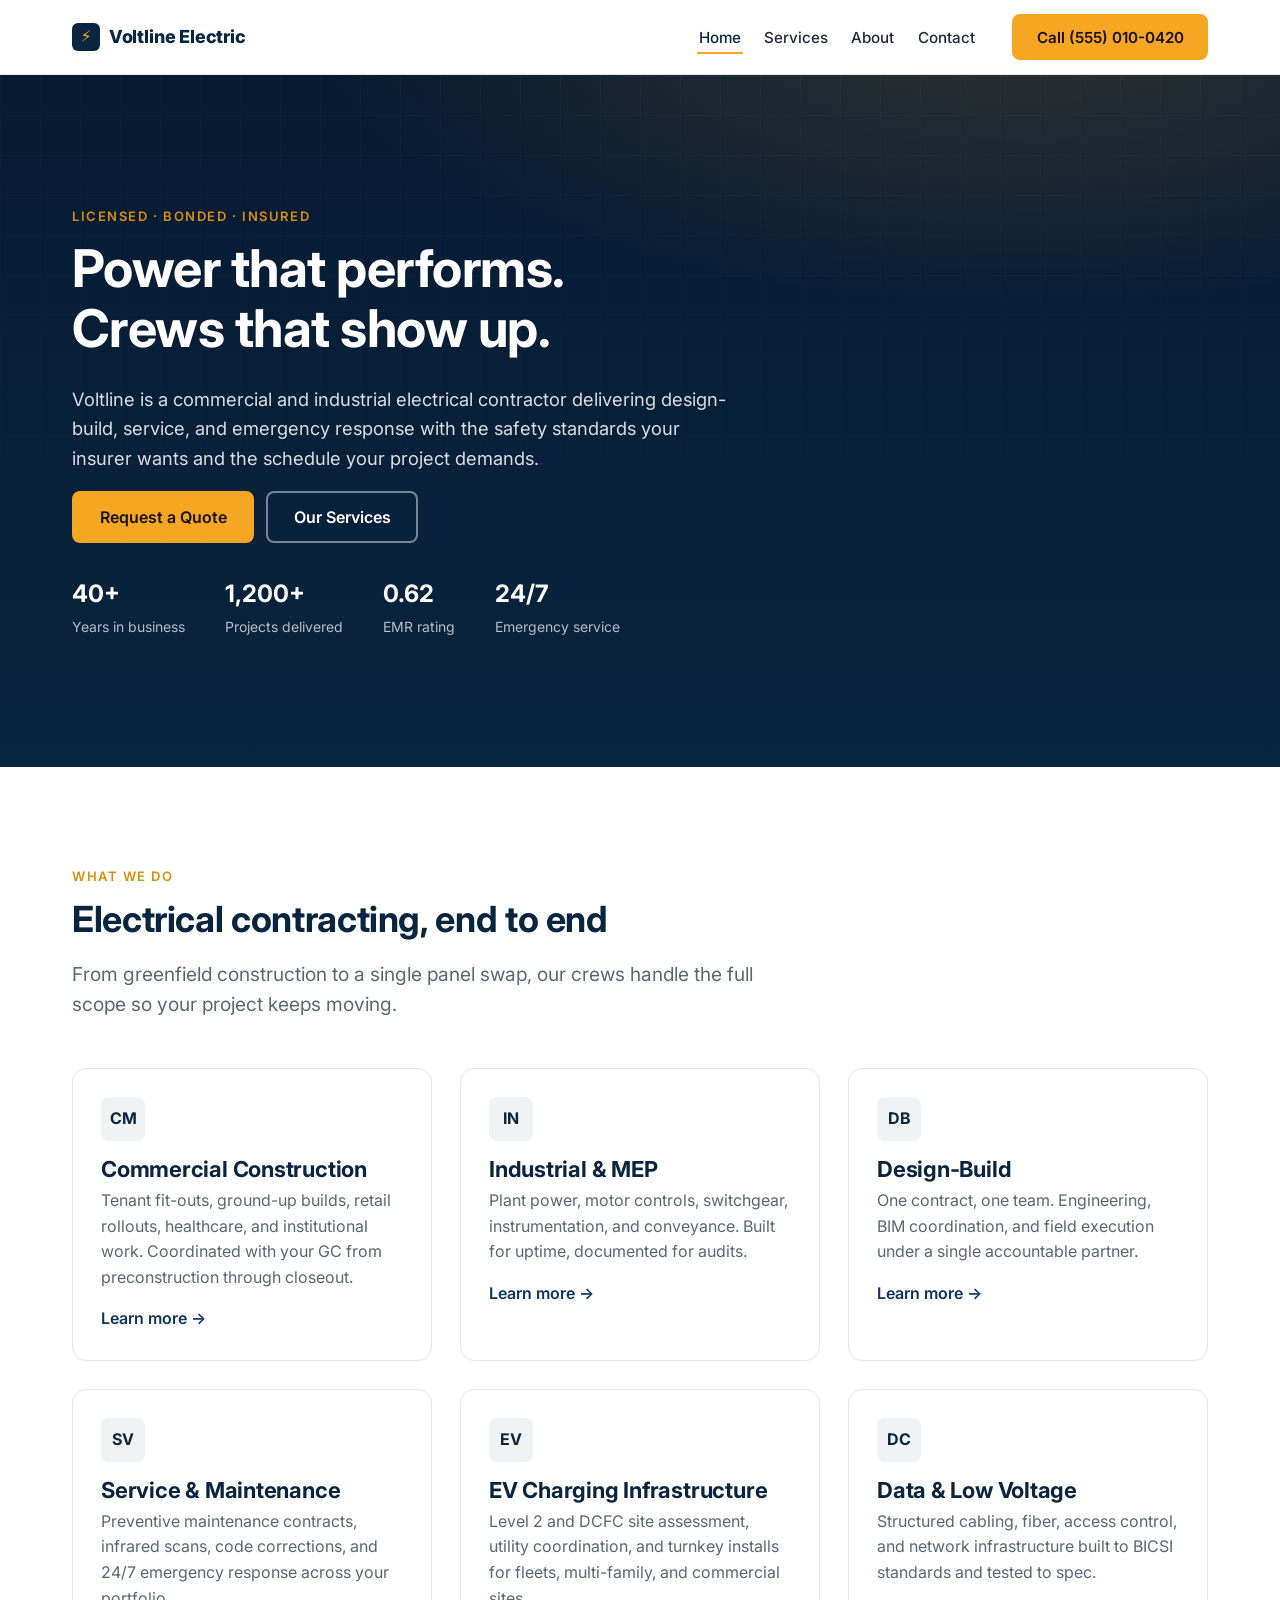
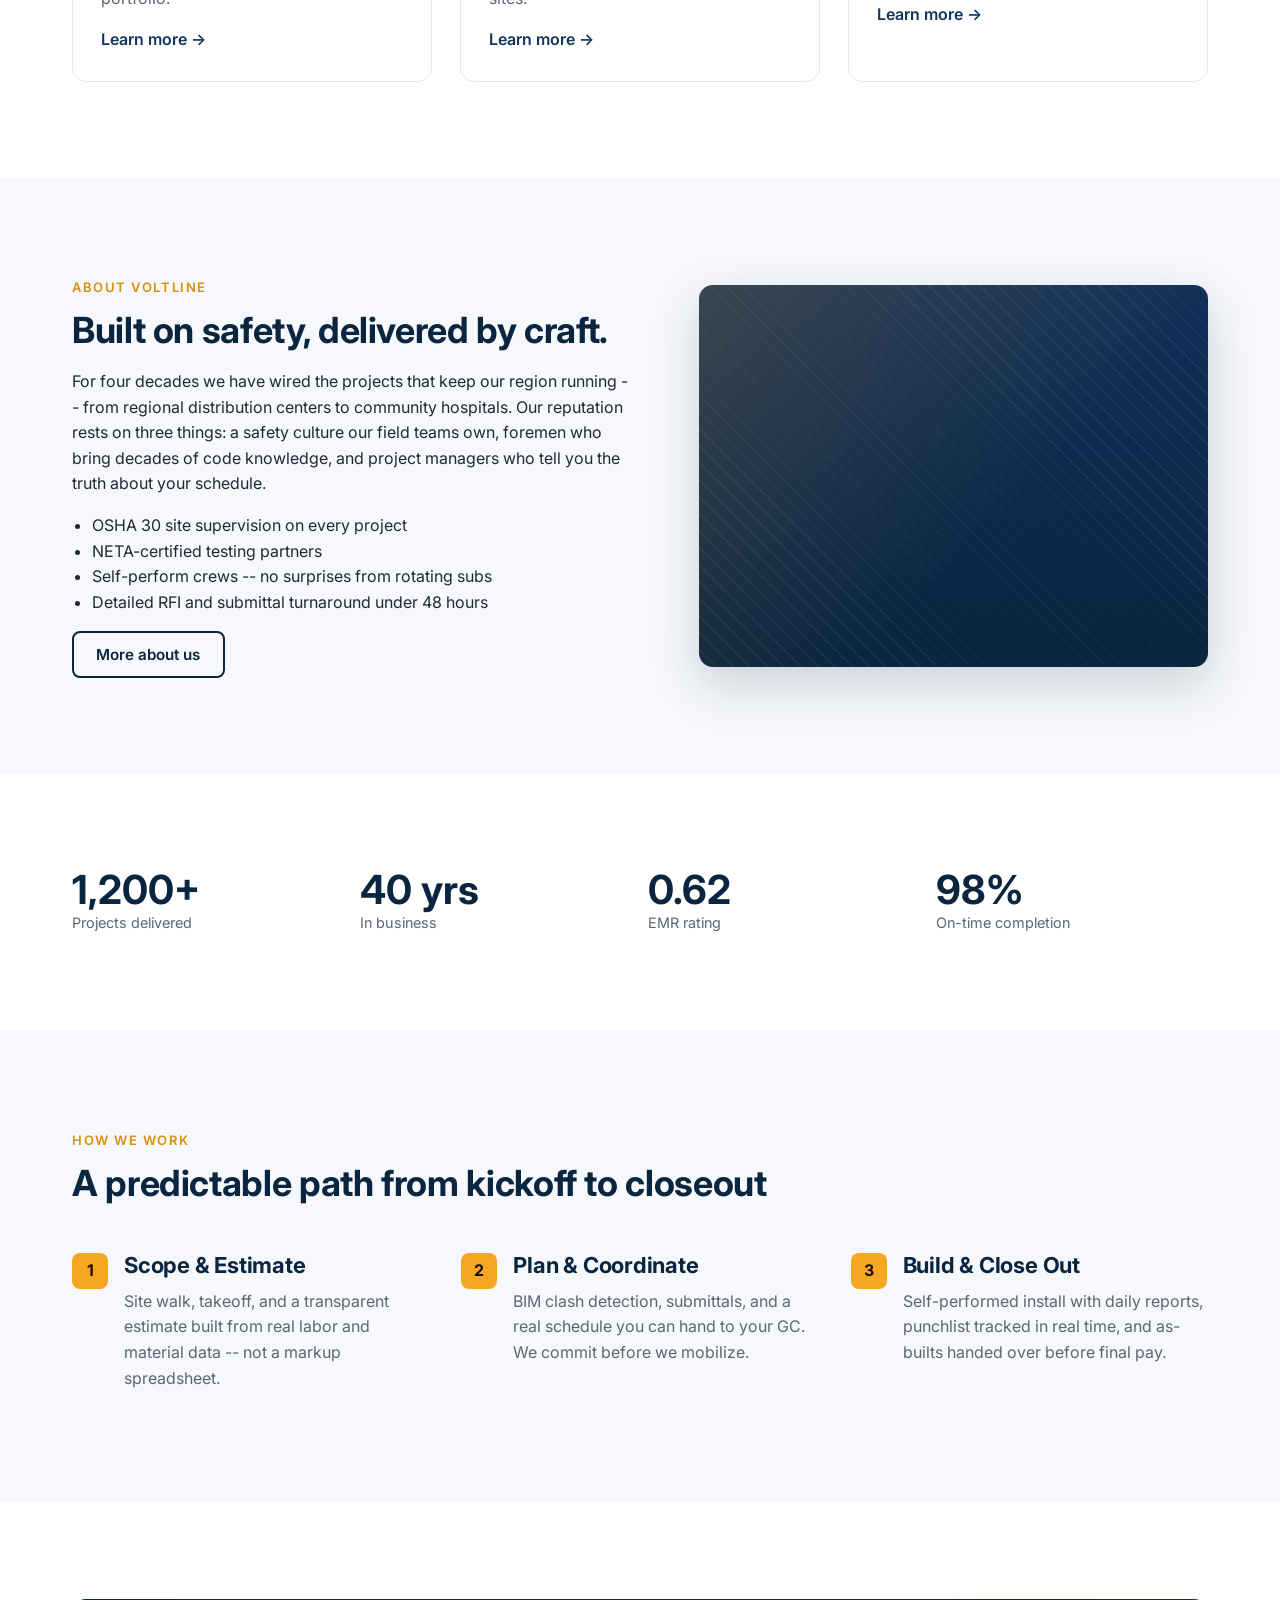
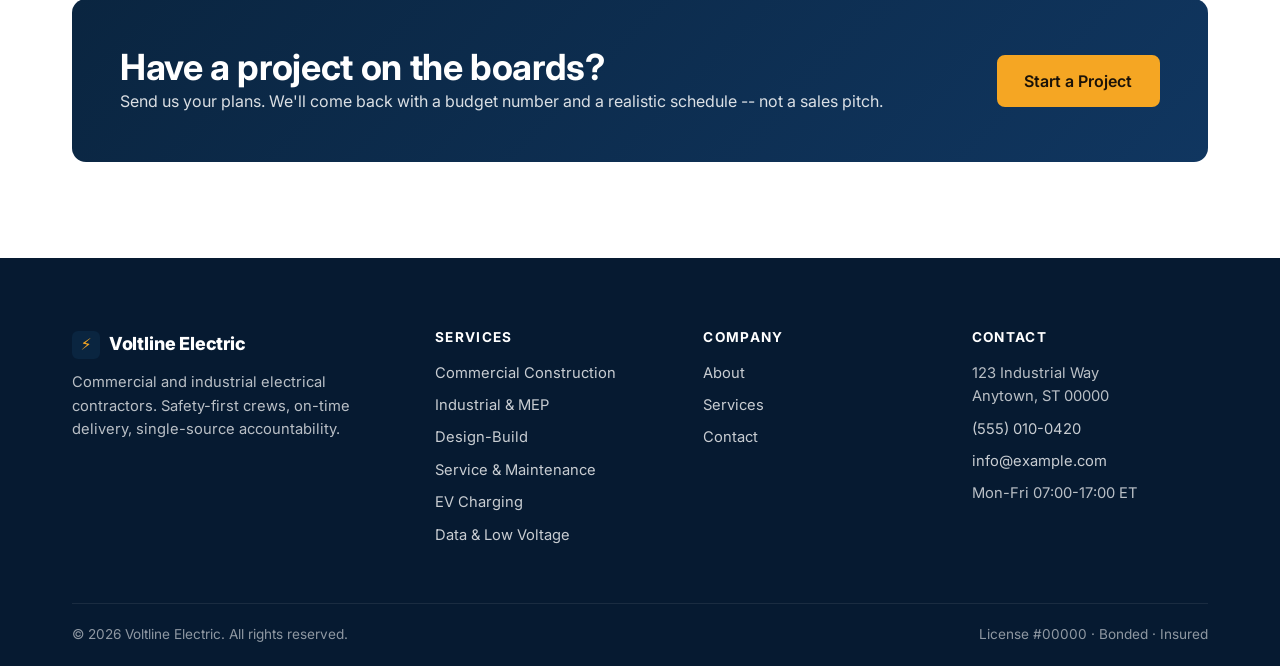
<file: index.html>
<!doctype html>
<html lang="en">
<head>
  <meta charset="utf-8">
  <meta name="viewport" content="width=device-width, initial-scale=1">
  <title>Voltline Electric -- Commercial &amp; Industrial Electrical Contractors</title>
  <meta name="description" content="Voltline Electric delivers commercial, industrial, and design-build electrical services with safety-first crews and on-time delivery. Get a quote today.">
  <link rel="canonical" href="https://www.example.com/">
  <meta name="theme-color" content="#0a2540">

  <!-- Open Graph -->
  <meta property="og:type" content="website">
  <meta property="og:title" content="Voltline Electric -- Commercial &amp; Industrial Electrical Contractors">
  <meta property="og:description" content="Safety-first electrical contractors. Commercial, industrial, design-build, service. Licensed and insured.">
  <meta property="og:url" content="https://www.example.com/">
  <meta property="og:image" content="https://www.example.com/assets/img/og-cover.jpg">
  <meta name="twitter:card" content="summary_large_image">

  <link rel="preconnect" href="https://fonts.googleapis.com">
  <link rel="preconnect" href="https://fonts.gstatic.com" crossorigin>
  <link rel="stylesheet" href="https://fonts.googleapis.com/css2?family=Inter:wght@400;500;600;700;800&display=swap">
  <link rel="stylesheet" href="assets/css/styles.css">
  <link rel="icon" href="data:image/svg+xml,%3Csvg xmlns='http://www.w3.org/2000/svg' viewBox='0 0 32 32'%3E%3Crect width='32' height='32' rx='6' fill='%230a2540'/%3E%3Cpath d='M14 4 L8 18 H14 L12 28 L24 12 H17 L20 4 Z' fill='%23f5a623'/%3E%3C/svg%3E">

  <script type="application/ld+json">
  {
    "@context": "https://schema.org",
    "@type": "ElectricalContractor",
    "name": "Voltline Electric",
    "url": "https://www.example.com/",
    "telephone": "+1-555-010-0420",
    "email": "info@example.com",
    "address": {
      "@type": "PostalAddress",
      "streetAddress": "123 Industrial Way",
      "addressLocality": "Anytown",
      "addressRegion": "ST",
      "postalCode": "00000",
      "addressCountry": "US"
    },
    "areaServed": "United States",
    "openingHours": "Mo-Fr 07:00-17:00",
    "sameAs": []
  }
  </script>
</head>
<body>
  <a class="skip-link" href="#main">Skip to content</a>

  <header class="site-header">
    <div class="container">
      <nav class="nav" aria-label="Primary">
        <a href="index.html" class="nav__brand">
          <span class="nav__bolt" aria-hidden="true">&#9889;</span>
          Voltline Electric
        </a>
        <button class="nav__toggle" type="button" aria-expanded="false" aria-controls="primary-menu">
          Menu <span aria-hidden="true"></span>
        </button>
        <ul class="nav__list" id="primary-menu">
          <li><a href="index.html" aria-current="page">Home</a></li>
          <li><a href="services.html">Services</a></li>
          <li><a href="about.html">About</a></li>
          <li><a href="contact.html">Contact</a></li>
        </ul>
        <a class="btn btn--primary nav__cta" href="tel:+15550100420">Call (555) 010-0420</a>
      </nav>
    </div>
  </header>

  <main id="main">
    <!-- Hero -->
    <section class="hero">
      <div class="container hero__inner">
        <div>
          <span class="eyebrow">Licensed &middot; Bonded &middot; Insured</span>
          <h1>Power that performs. Crews that show up.</h1>
          <p>Voltline is a commercial and industrial electrical contractor delivering design-build, service, and emergency response with the safety standards your insurer wants and the schedule your project demands.</p>
          <div class="hero__cta">
            <a class="btn btn--primary btn--lg" href="contact.html">Request a Quote</a>
            <a class="btn btn--ghost btn--lg" href="services.html">Our Services</a>
          </div>
          <div class="hero__meta">
            <div><strong>40+</strong><span>Years in business</span></div>
            <div><strong>1,200+</strong><span>Projects delivered</span></div>
            <div><strong>0.62</strong><span>EMR rating</span></div>
            <div><strong>24/7</strong><span>Emergency service</span></div>
          </div>
        </div>
      </div>
    </section>

    <!-- Services teaser -->
    <section class="section">
      <div class="container">
        <div class="section-head">
          <span class="eyebrow">What we do</span>
          <h2>Electrical contracting, end to end</h2>
          <p class="lead">From greenfield construction to a single panel swap, our crews handle the full scope so your project keeps moving.</p>
        </div>

        <div class="grid grid--3">
          <article class="card">
            <div class="card__icon" aria-hidden="true">CM</div>
            <h3>Commercial Construction</h3>
            <p>Tenant fit-outs, ground-up builds, retail rollouts, healthcare, and institutional work. Coordinated with your GC from preconstruction through closeout.</p>
            <a class="card__more" href="services.html#commercial">Learn more &rarr;</a>
          </article>
          <article class="card">
            <div class="card__icon" aria-hidden="true">IN</div>
            <h3>Industrial &amp; MEP</h3>
            <p>Plant power, motor controls, switchgear, instrumentation, and conveyance. Built for uptime, documented for audits.</p>
            <a class="card__more" href="services.html#industrial">Learn more &rarr;</a>
          </article>
          <article class="card">
            <div class="card__icon" aria-hidden="true">DB</div>
            <h3>Design-Build</h3>
            <p>One contract, one team. Engineering, BIM coordination, and field execution under a single accountable partner.</p>
            <a class="card__more" href="services.html#design-build">Learn more &rarr;</a>
          </article>
          <article class="card">
            <div class="card__icon" aria-hidden="true">SV</div>
            <h3>Service &amp; Maintenance</h3>
            <p>Preventive maintenance contracts, infrared scans, code corrections, and 24/7 emergency response across your portfolio.</p>
            <a class="card__more" href="services.html#service">Learn more &rarr;</a>
          </article>
          <article class="card">
            <div class="card__icon" aria-hidden="true">EV</div>
            <h3>EV Charging Infrastructure</h3>
            <p>Level 2 and DCFC site assessment, utility coordination, and turnkey installs for fleets, multi-family, and commercial sites.</p>
            <a class="card__more" href="services.html#ev">Learn more &rarr;</a>
          </article>
          <article class="card">
            <div class="card__icon" aria-hidden="true">DC</div>
            <h3>Data &amp; Low Voltage</h3>
            <p>Structured cabling, fiber, access control, and network infrastructure built to BICSI standards and tested to spec.</p>
            <a class="card__more" href="services.html#low-voltage">Learn more &rarr;</a>
          </article>
        </div>
      </div>
    </section>

    <!-- About teaser -->
    <section class="section section--alt">
      <div class="container grid grid--split">
        <div>
          <span class="eyebrow">About Voltline</span>
          <h2>Built on safety, delivered by craft.</h2>
          <p>For four decades we have wired the projects that keep our region running -- from regional distribution centers to community hospitals. Our reputation rests on three things: a safety culture our field teams own, foremen who bring decades of code knowledge, and project managers who tell you the truth about your schedule.</p>
          <ul>
            <li>OSHA 30 site supervision on every project</li>
            <li>NETA-certified testing partners</li>
            <li>Self-perform crews -- no surprises from rotating subs</li>
            <li>Detailed RFI and submittal turnaround under 48 hours</li>
          </ul>
          <a class="btn btn--outline" href="about.html">More about us</a>
        </div>
        <div class="media" role="img" aria-label="Crew on a commercial jobsite at dusk"></div>
      </div>
    </section>

    <!-- Stats -->
    <section class="section">
      <div class="container">
        <div class="stats">
          <div class="stat"><strong>1,200+</strong><span>Projects delivered</span></div>
          <div class="stat"><strong>40 yrs</strong><span>In business</span></div>
          <div class="stat"><strong>0.62</strong><span>EMR rating</span></div>
          <div class="stat"><strong>98%</strong><span>On-time completion</span></div>
        </div>
      </div>
    </section>

    <!-- Process -->
    <section class="section section--alt">
      <div class="container">
        <div class="section-head">
          <span class="eyebrow">How we work</span>
          <h2>A predictable path from kickoff to closeout</h2>
        </div>
        <div class="feature">
          <div class="feature__item">
            <div class="feature__num">1</div>
            <div>
              <h3>Scope &amp; Estimate</h3>
              <p class="muted">Site walk, takeoff, and a transparent estimate built from real labor and material data -- not a markup spreadsheet.</p>
            </div>
          </div>
          <div class="feature__item">
            <div class="feature__num">2</div>
            <div>
              <h3>Plan &amp; Coordinate</h3>
              <p class="muted">BIM clash detection, submittals, and a real schedule you can hand to your GC. We commit before we mobilize.</p>
            </div>
          </div>
          <div class="feature__item">
            <div class="feature__num">3</div>
            <div>
              <h3>Build &amp; Close Out</h3>
              <p class="muted">Self-performed install with daily reports, punchlist tracked in real time, and as-builts handed over before final pay.</p>
            </div>
          </div>
        </div>
      </div>
    </section>

    <!-- CTA -->
    <section class="section">
      <div class="container">
        <div class="cta-band">
          <div>
            <h2>Have a project on the boards?</h2>
            <p>Send us your plans. We'll come back with a budget number and a realistic schedule -- not a sales pitch.</p>
          </div>
          <a class="btn btn--primary btn--lg" href="contact.html">Start a Project</a>
        </div>
      </div>
    </section>
  </main>

  <footer class="site-footer">
    <div class="container">
      <div class="footer-grid">
        <div class="footer-brand">
          <a href="index.html" class="nav__brand">
            <span class="nav__bolt" aria-hidden="true">&#9889;</span>
            Voltline Electric
          </a>
          <p>Commercial and industrial electrical contractors. Safety-first crews, on-time delivery, single-source accountability.</p>
        </div>
        <div>
          <h4>Services</h4>
          <ul class="footer-list">
            <li><a href="services.html#commercial">Commercial Construction</a></li>
            <li><a href="services.html#industrial">Industrial &amp; MEP</a></li>
            <li><a href="services.html#design-build">Design-Build</a></li>
            <li><a href="services.html#service">Service &amp; Maintenance</a></li>
            <li><a href="services.html#ev">EV Charging</a></li>
            <li><a href="services.html#low-voltage">Data &amp; Low Voltage</a></li>
          </ul>
        </div>
        <div>
          <h4>Company</h4>
          <ul class="footer-list">
            <li><a href="about.html">About</a></li>
            <li><a href="services.html">Services</a></li>
            <li><a href="contact.html">Contact</a></li>
          </ul>
        </div>
        <div>
          <h4>Contact</h4>
          <ul class="footer-list">
            <li>123 Industrial Way<br>Anytown, ST 00000</li>
            <li><a href="tel:+15550100420">(555) 010-0420</a></li>
            <li><a href="mailto:info@example.com">info@example.com</a></li>
            <li>Mon-Fri 07:00-17:00 ET</li>
          </ul>
        </div>
      </div>
      <div class="footer-bottom">
        <span>&copy; <span data-year>2026</span> Voltline Electric. All rights reserved.</span>
        <span>License #00000 &middot; Bonded &middot; Insured</span>
      </div>
    </div>
  </footer>

  <script src="assets/js/main.js" defer></script>
</body>
</html>
</file>
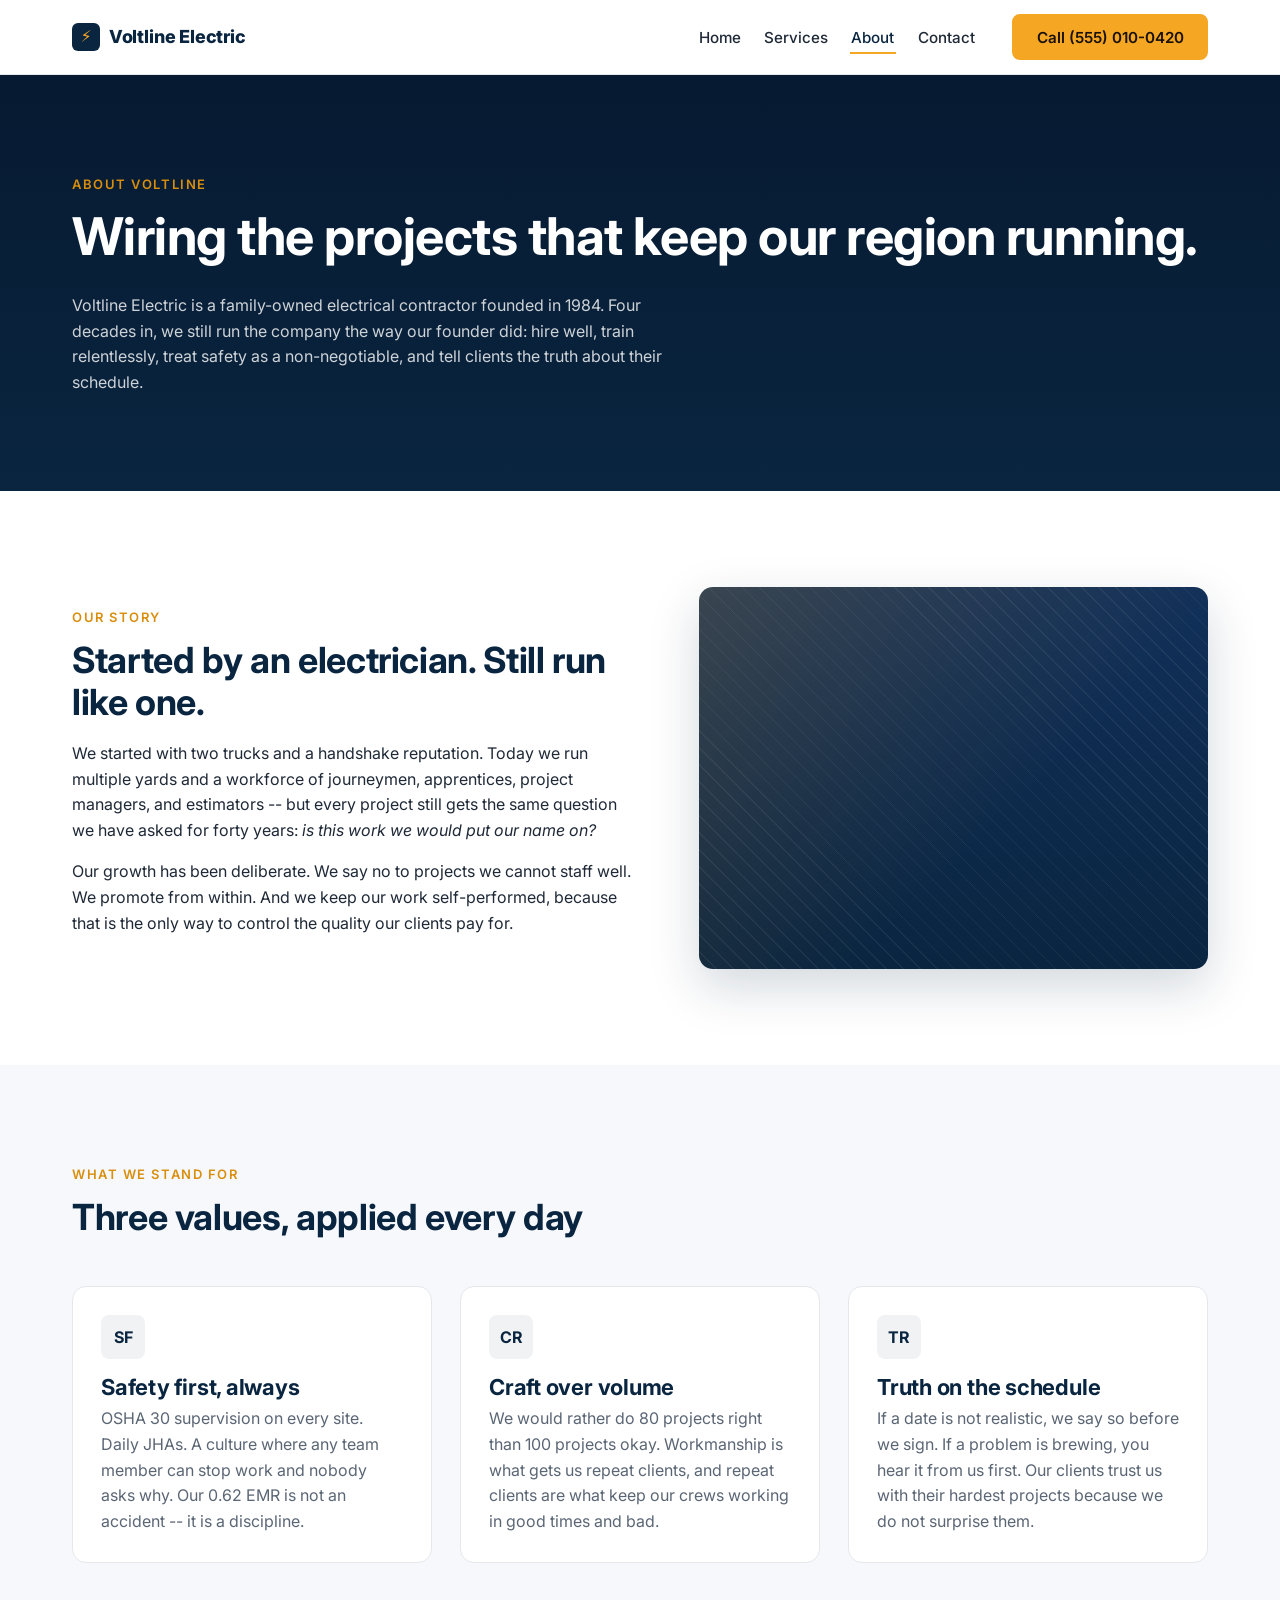
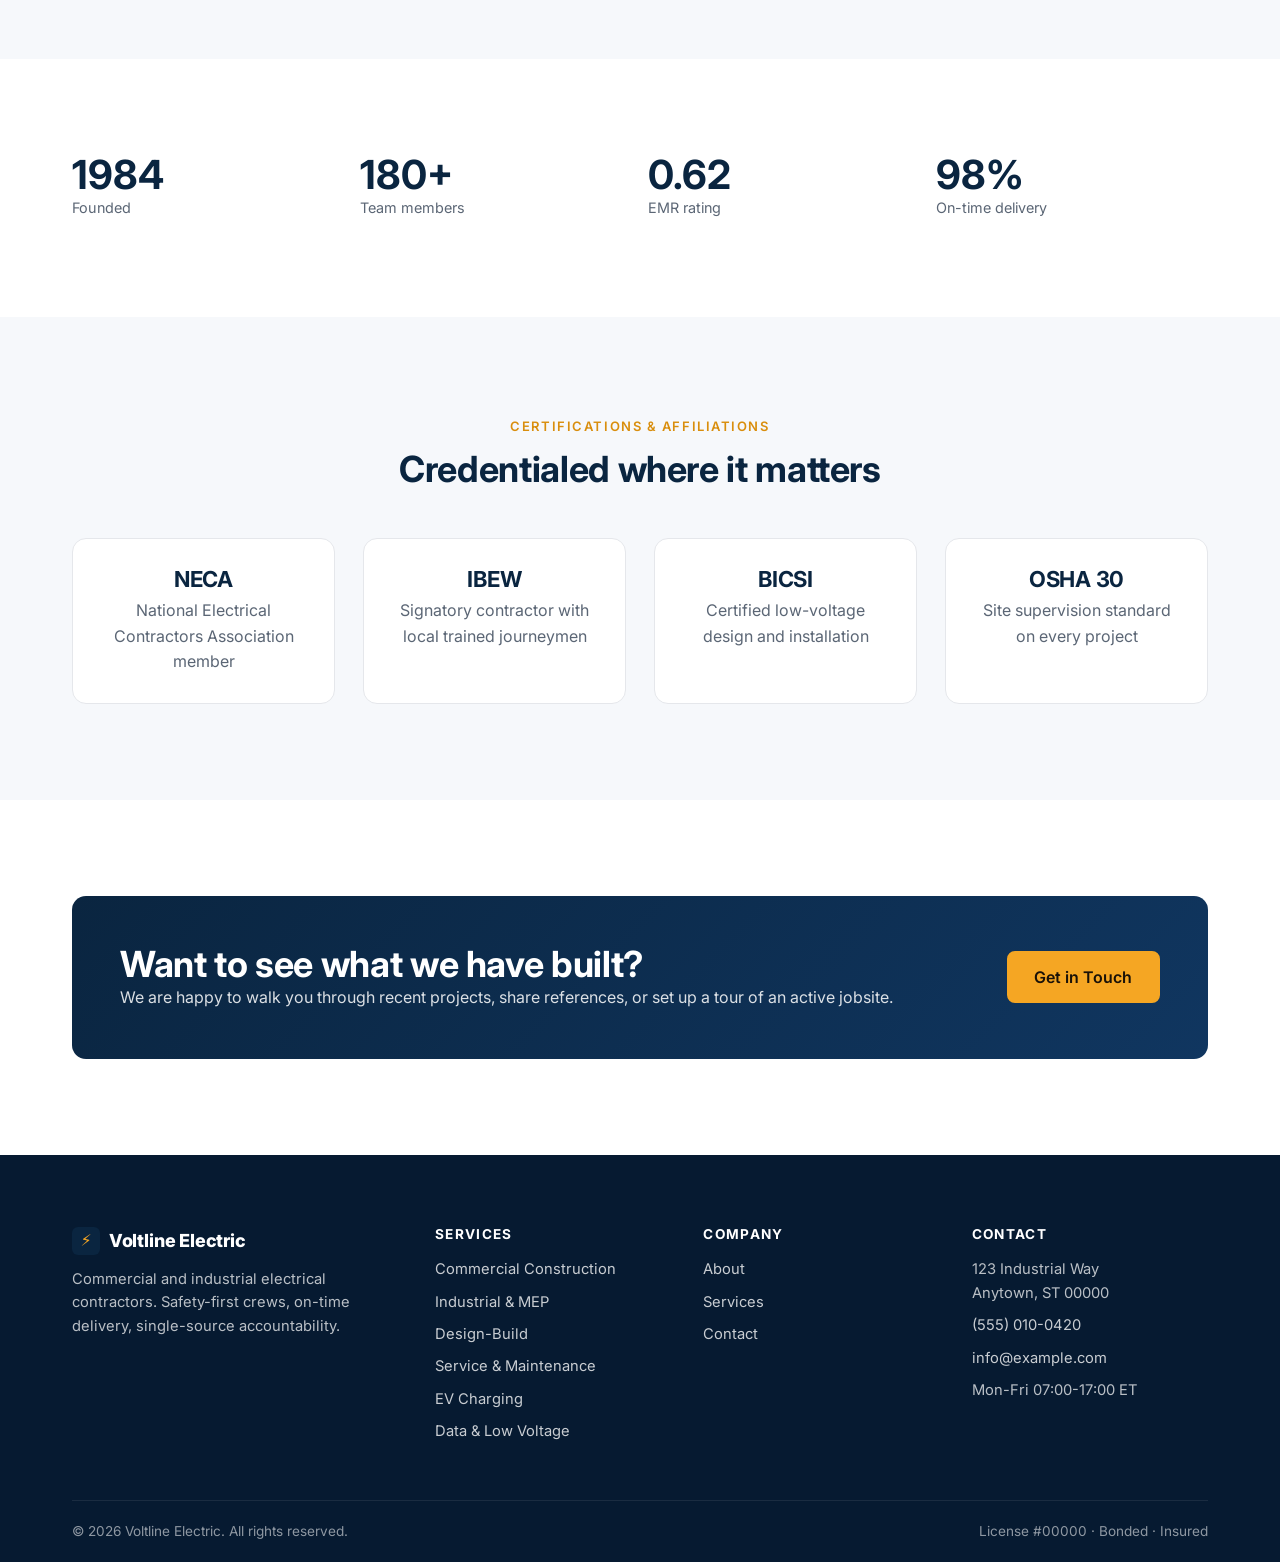
<file: about.html>
<!doctype html>
<html lang="en">
<head>
  <meta charset="utf-8">
  <meta name="viewport" content="width=device-width, initial-scale=1">
  <title>About -- Voltline Electric</title>
  <meta name="description" content="Voltline Electric has wired the projects that keep our region running for over 40 years. Family-owned, safety-first, self-performing.">
  <link rel="canonical" href="https://www.example.com/about.html">
  <meta name="theme-color" content="#0a2540">

  <meta property="og:type" content="website">
  <meta property="og:title" content="About -- Voltline Electric">
  <meta property="og:description" content="Family-owned electrical contractor with a 40-year track record of safety, self-performance, and on-time delivery.">
  <meta property="og:url" content="https://www.example.com/about.html">

  <link rel="preconnect" href="https://fonts.googleapis.com">
  <link rel="preconnect" href="https://fonts.gstatic.com" crossorigin>
  <link rel="stylesheet" href="https://fonts.googleapis.com/css2?family=Inter:wght@400;500;600;700;800&display=swap">
  <link rel="stylesheet" href="assets/css/styles.css">
  <link rel="icon" href="data:image/svg+xml,%3Csvg xmlns='http://www.w3.org/2000/svg' viewBox='0 0 32 32'%3E%3Crect width='32' height='32' rx='6' fill='%230a2540'/%3E%3Cpath d='M14 4 L8 18 H14 L12 28 L24 12 H17 L20 4 Z' fill='%23f5a623'/%3E%3C/svg%3E">
</head>
<body>
  <a class="skip-link" href="#main">Skip to content</a>

  <header class="site-header">
    <div class="container">
      <nav class="nav" aria-label="Primary">
        <a href="index.html" class="nav__brand">
          <span class="nav__bolt" aria-hidden="true">&#9889;</span>
          Voltline Electric
        </a>
        <button class="nav__toggle" type="button" aria-expanded="false" aria-controls="primary-menu">
          Menu <span aria-hidden="true"></span>
        </button>
        <ul class="nav__list" id="primary-menu">
          <li><a href="index.html">Home</a></li>
          <li><a href="services.html">Services</a></li>
          <li><a href="about.html" aria-current="page">About</a></li>
          <li><a href="contact.html">Contact</a></li>
        </ul>
        <a class="btn btn--primary nav__cta" href="tel:+15550100420">Call (555) 010-0420</a>
      </nav>
    </div>
  </header>

  <main id="main">
    <section class="page-hero">
      <div class="container">
        <span class="eyebrow">About Voltline</span>
        <h1>Wiring the projects that keep our region running.</h1>
        <p>Voltline Electric is a family-owned electrical contractor founded in 1984. Four decades in, we still run the company the way our founder did: hire well, train relentlessly, treat safety as a non-negotiable, and tell clients the truth about their schedule.</p>
      </div>
    </section>

    <!-- Story -->
    <section class="section">
      <div class="container grid grid--split">
        <div>
          <span class="eyebrow">Our story</span>
          <h2>Started by an electrician. Still run like one.</h2>
          <p>We started with two trucks and a handshake reputation. Today we run multiple yards and a workforce of journeymen, apprentices, project managers, and estimators -- but every project still gets the same question we have asked for forty years: <em>is this work we would put our name on?</em></p>
          <p>Our growth has been deliberate. We say no to projects we cannot staff well. We promote from within. And we keep our work self-performed, because that is the only way to control the quality our clients pay for.</p>
        </div>
        <div class="media" role="img" aria-label="Voltline crew on a jobsite"></div>
      </div>
    </section>

    <!-- Values -->
    <section class="section section--alt">
      <div class="container">
        <div class="section-head">
          <span class="eyebrow">What we stand for</span>
          <h2>Three values, applied every day</h2>
        </div>
        <div class="grid grid--3">
          <article class="card">
            <div class="card__icon" aria-hidden="true">SF</div>
            <h3>Safety first, always</h3>
            <p>OSHA 30 supervision on every site. Daily JHAs. A culture where any team member can stop work and nobody asks why. Our 0.62 EMR is not an accident -- it is a discipline.</p>
          </article>
          <article class="card">
            <div class="card__icon" aria-hidden="true">CR</div>
            <h3>Craft over volume</h3>
            <p>We would rather do 80 projects right than 100 projects okay. Workmanship is what gets us repeat clients, and repeat clients are what keep our crews working in good times and bad.</p>
          </article>
          <article class="card">
            <div class="card__icon" aria-hidden="true">TR</div>
            <h3>Truth on the schedule</h3>
            <p>If a date is not realistic, we say so before we sign. If a problem is brewing, you hear it from us first. Our clients trust us with their hardest projects because we do not surprise them.</p>
          </article>
        </div>
      </div>
    </section>

    <!-- Stats -->
    <section class="section">
      <div class="container">
        <div class="stats">
          <div class="stat"><strong>1984</strong><span>Founded</span></div>
          <div class="stat"><strong>180+</strong><span>Team members</span></div>
          <div class="stat"><strong>0.62</strong><span>EMR rating</span></div>
          <div class="stat"><strong>98%</strong><span>On-time delivery</span></div>
        </div>
      </div>
    </section>

    <!-- Certifications -->
    <section class="section section--alt">
      <div class="container">
        <div class="section-head section-head--center">
          <span class="eyebrow">Certifications &amp; Affiliations</span>
          <h2>Credentialed where it matters</h2>
        </div>
        <div class="grid grid--4">
          <div class="card center"><h3>NECA</h3><p>National Electrical Contractors Association member</p></div>
          <div class="card center"><h3>IBEW</h3><p>Signatory contractor with local trained journeymen</p></div>
          <div class="card center"><h3>BICSI</h3><p>Certified low-voltage design and installation</p></div>
          <div class="card center"><h3>OSHA 30</h3><p>Site supervision standard on every project</p></div>
        </div>
      </div>
    </section>

    <!-- CTA -->
    <section class="section">
      <div class="container">
        <div class="cta-band">
          <div>
            <h2>Want to see what we have built?</h2>
            <p>We are happy to walk you through recent projects, share references, or set up a tour of an active jobsite.</p>
          </div>
          <a class="btn btn--primary btn--lg" href="contact.html">Get in Touch</a>
        </div>
      </div>
    </section>
  </main>

  <footer class="site-footer">
    <div class="container">
      <div class="footer-grid">
        <div class="footer-brand">
          <a href="index.html" class="nav__brand">
            <span class="nav__bolt" aria-hidden="true">&#9889;</span>
            Voltline Electric
          </a>
          <p>Commercial and industrial electrical contractors. Safety-first crews, on-time delivery, single-source accountability.</p>
        </div>
        <div>
          <h4>Services</h4>
          <ul class="footer-list">
            <li><a href="services.html#commercial">Commercial Construction</a></li>
            <li><a href="services.html#industrial">Industrial &amp; MEP</a></li>
            <li><a href="services.html#design-build">Design-Build</a></li>
            <li><a href="services.html#service">Service &amp; Maintenance</a></li>
            <li><a href="services.html#ev">EV Charging</a></li>
            <li><a href="services.html#low-voltage">Data &amp; Low Voltage</a></li>
          </ul>
        </div>
        <div>
          <h4>Company</h4>
          <ul class="footer-list">
            <li><a href="about.html">About</a></li>
            <li><a href="services.html">Services</a></li>
            <li><a href="contact.html">Contact</a></li>
          </ul>
        </div>
        <div>
          <h4>Contact</h4>
          <ul class="footer-list">
            <li>123 Industrial Way<br>Anytown, ST 00000</li>
            <li><a href="tel:+15550100420">(555) 010-0420</a></li>
            <li><a href="mailto:info@example.com">info@example.com</a></li>
            <li>Mon-Fri 07:00-17:00 ET</li>
          </ul>
        </div>
      </div>
      <div class="footer-bottom">
        <span>&copy; <span data-year>2026</span> Voltline Electric. All rights reserved.</span>
        <span>License #00000 &middot; Bonded &middot; Insured</span>
      </div>
    </div>
  </footer>

  <script src="assets/js/main.js" defer></script>
</body>
</html>
</file>
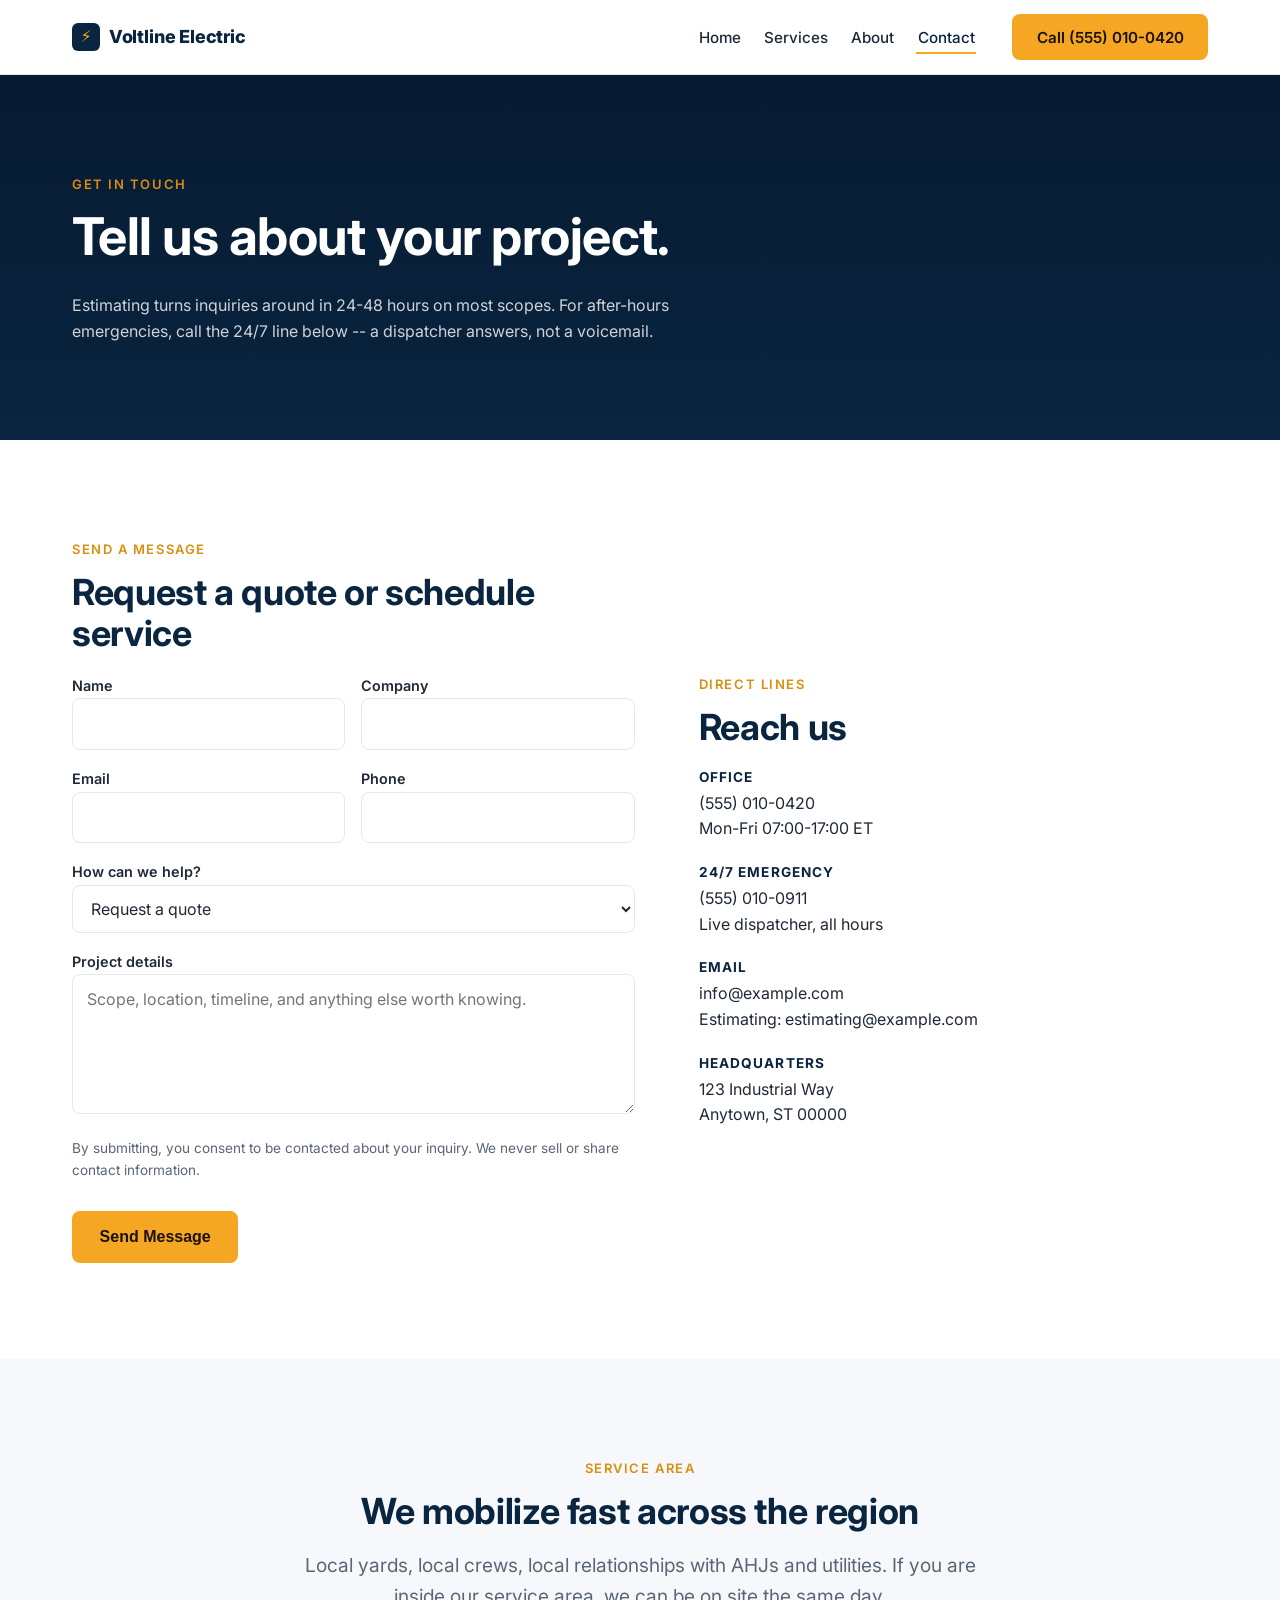
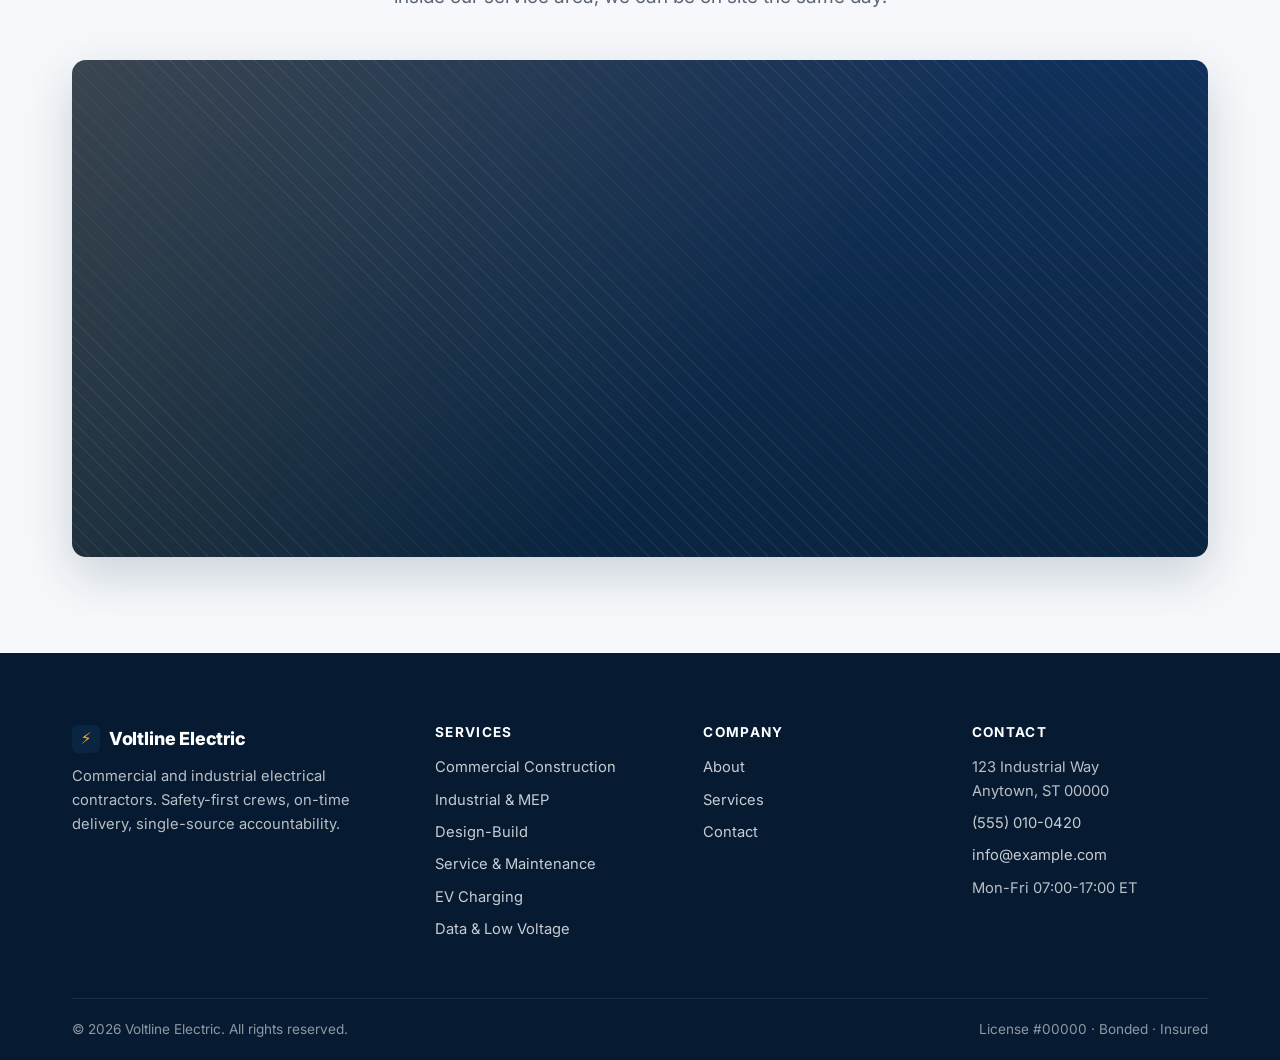
<file: contact.html>
<!doctype html>
<html lang="en">
<head>
  <meta charset="utf-8">
  <meta name="viewport" content="width=device-width, initial-scale=1">
  <title>Contact -- Voltline Electric</title>
  <meta name="description" content="Request a quote, schedule service, or reach our 24/7 emergency line. Voltline Electric responds fast.">
  <link rel="canonical" href="https://www.example.com/contact.html">
  <meta name="theme-color" content="#0a2540">

  <meta property="og:type" content="website">
  <meta property="og:title" content="Contact -- Voltline Electric">
  <meta property="og:description" content="Request a quote or reach the 24/7 emergency line.">
  <meta property="og:url" content="https://www.example.com/contact.html">

  <link rel="preconnect" href="https://fonts.googleapis.com">
  <link rel="preconnect" href="https://fonts.gstatic.com" crossorigin>
  <link rel="stylesheet" href="https://fonts.googleapis.com/css2?family=Inter:wght@400;500;600;700;800&display=swap">
  <link rel="stylesheet" href="assets/css/styles.css">
  <link rel="icon" href="data:image/svg+xml,%3Csvg xmlns='http://www.w3.org/2000/svg' viewBox='0 0 32 32'%3E%3Crect width='32' height='32' rx='6' fill='%230a2540'/%3E%3Cpath d='M14 4 L8 18 H14 L12 28 L24 12 H17 L20 4 Z' fill='%23f5a623'/%3E%3C/svg%3E">

  <script type="application/ld+json">
  {
    "@context": "https://schema.org",
    "@type": "ElectricalContractor",
    "name": "Voltline Electric",
    "url": "https://www.example.com/",
    "telephone": "+1-555-010-0420",
    "email": "info@example.com",
    "address": {
      "@type": "PostalAddress",
      "streetAddress": "123 Industrial Way",
      "addressLocality": "Anytown",
      "addressRegion": "ST",
      "postalCode": "00000",
      "addressCountry": "US"
    },
    "openingHoursSpecification": [{
      "@type": "OpeningHoursSpecification",
      "dayOfWeek": ["Monday","Tuesday","Wednesday","Thursday","Friday"],
      "opens": "07:00",
      "closes": "17:00"
    }]
  }
  </script>
</head>
<body>
  <a class="skip-link" href="#main">Skip to content</a>

  <header class="site-header">
    <div class="container">
      <nav class="nav" aria-label="Primary">
        <a href="index.html" class="nav__brand">
          <span class="nav__bolt" aria-hidden="true">&#9889;</span>
          Voltline Electric
        </a>
        <button class="nav__toggle" type="button" aria-expanded="false" aria-controls="primary-menu">
          Menu <span aria-hidden="true"></span>
        </button>
        <ul class="nav__list" id="primary-menu">
          <li><a href="index.html">Home</a></li>
          <li><a href="services.html">Services</a></li>
          <li><a href="about.html">About</a></li>
          <li><a href="contact.html" aria-current="page">Contact</a></li>
        </ul>
        <a class="btn btn--primary nav__cta" href="tel:+15550100420">Call (555) 010-0420</a>
      </nav>
    </div>
  </header>

  <main id="main">
    <section class="page-hero">
      <div class="container">
        <span class="eyebrow">Get in touch</span>
        <h1>Tell us about your project.</h1>
        <p>Estimating turns inquiries around in 24-48 hours on most scopes. For after-hours emergencies, call the 24/7 line below -- a dispatcher answers, not a voicemail.</p>
      </div>
    </section>

    <section class="section">
      <div class="container grid grid--split">
        <div>
          <span class="eyebrow">Send a message</span>
          <h2>Request a quote or schedule service</h2>
          <form class="form" action="https://formspree.io/f/REPLACE_ME" method="post" novalidate>
            <div class="row">
              <div>
                <label for="name">Name</label>
                <input id="name" name="name" type="text" required autocomplete="name">
              </div>
              <div>
                <label for="company">Company</label>
                <input id="company" name="company" type="text" autocomplete="organization">
              </div>
            </div>
            <div class="row">
              <div>
                <label for="email">Email</label>
                <input id="email" name="email" type="email" required autocomplete="email">
              </div>
              <div>
                <label for="phone">Phone</label>
                <input id="phone" name="phone" type="tel" autocomplete="tel">
              </div>
            </div>
            <div>
              <label for="topic">How can we help?</label>
              <select id="topic" name="topic">
                <option>Request a quote</option>
                <option>Schedule service</option>
                <option>Design-build inquiry</option>
                <option>Emergency (please also call)</option>
                <option>General question</option>
              </select>
            </div>
            <div>
              <label for="message">Project details</label>
              <textarea id="message" name="message" placeholder="Scope, location, timeline, and anything else worth knowing." required></textarea>
            </div>
            <p class="form__note">By submitting, you consent to be contacted about your inquiry. We never sell or share contact information.</p>
            <div>
              <button type="submit" class="btn btn--primary btn--lg">Send Message</button>
            </div>
          </form>
        </div>
        <aside>
          <span class="eyebrow">Direct lines</span>
          <h2>Reach us</h2>
          <ul class="contact-list">
            <li>
              <div>
                <strong>Office</strong>
                <a href="tel:+15550100420">(555) 010-0420</a><br>
                Mon-Fri 07:00-17:00 ET
              </div>
            </li>
            <li>
              <div>
                <strong>24/7 Emergency</strong>
                <a href="tel:+15550100911">(555) 010-0911</a><br>
                Live dispatcher, all hours
              </div>
            </li>
            <li>
              <div>
                <strong>Email</strong>
                <a href="mailto:info@example.com">info@example.com</a><br>
                Estimating: <a href="mailto:estimating@example.com">estimating@example.com</a>
              </div>
            </li>
            <li>
              <div>
                <strong>Headquarters</strong>
                123 Industrial Way<br>
                Anytown, ST 00000
              </div>
            </li>
          </ul>
        </aside>
      </div>
    </section>

    <section class="section section--alt">
      <div class="container">
        <div class="section-head section-head--center">
          <span class="eyebrow">Service area</span>
          <h2>We mobilize fast across the region</h2>
          <p class="lead">Local yards, local crews, local relationships with AHJs and utilities. If you are inside our service area, we can be on site the same day.</p>
        </div>
        <div class="media" style="aspect-ratio: 16/7;" role="img" aria-label="Map of service region"></div>
      </div>
    </section>
  </main>

  <footer class="site-footer">
    <div class="container">
      <div class="footer-grid">
        <div class="footer-brand">
          <a href="index.html" class="nav__brand">
            <span class="nav__bolt" aria-hidden="true">&#9889;</span>
            Voltline Electric
          </a>
          <p>Commercial and industrial electrical contractors. Safety-first crews, on-time delivery, single-source accountability.</p>
        </div>
        <div>
          <h4>Services</h4>
          <ul class="footer-list">
            <li><a href="services.html#commercial">Commercial Construction</a></li>
            <li><a href="services.html#industrial">Industrial &amp; MEP</a></li>
            <li><a href="services.html#design-build">Design-Build</a></li>
            <li><a href="services.html#service">Service &amp; Maintenance</a></li>
            <li><a href="services.html#ev">EV Charging</a></li>
            <li><a href="services.html#low-voltage">Data &amp; Low Voltage</a></li>
          </ul>
        </div>
        <div>
          <h4>Company</h4>
          <ul class="footer-list">
            <li><a href="about.html">About</a></li>
            <li><a href="services.html">Services</a></li>
            <li><a href="contact.html">Contact</a></li>
          </ul>
        </div>
        <div>
          <h4>Contact</h4>
          <ul class="footer-list">
            <li>123 Industrial Way<br>Anytown, ST 00000</li>
            <li><a href="tel:+15550100420">(555) 010-0420</a></li>
            <li><a href="mailto:info@example.com">info@example.com</a></li>
            <li>Mon-Fri 07:00-17:00 ET</li>
          </ul>
        </div>
      </div>
      <div class="footer-bottom">
        <span>&copy; <span data-year>2026</span> Voltline Electric. All rights reserved.</span>
        <span>License #00000 &middot; Bonded &middot; Insured</span>
      </div>
    </div>
  </footer>

  <script src="assets/js/main.js" defer></script>
</body>
</html>
</file>
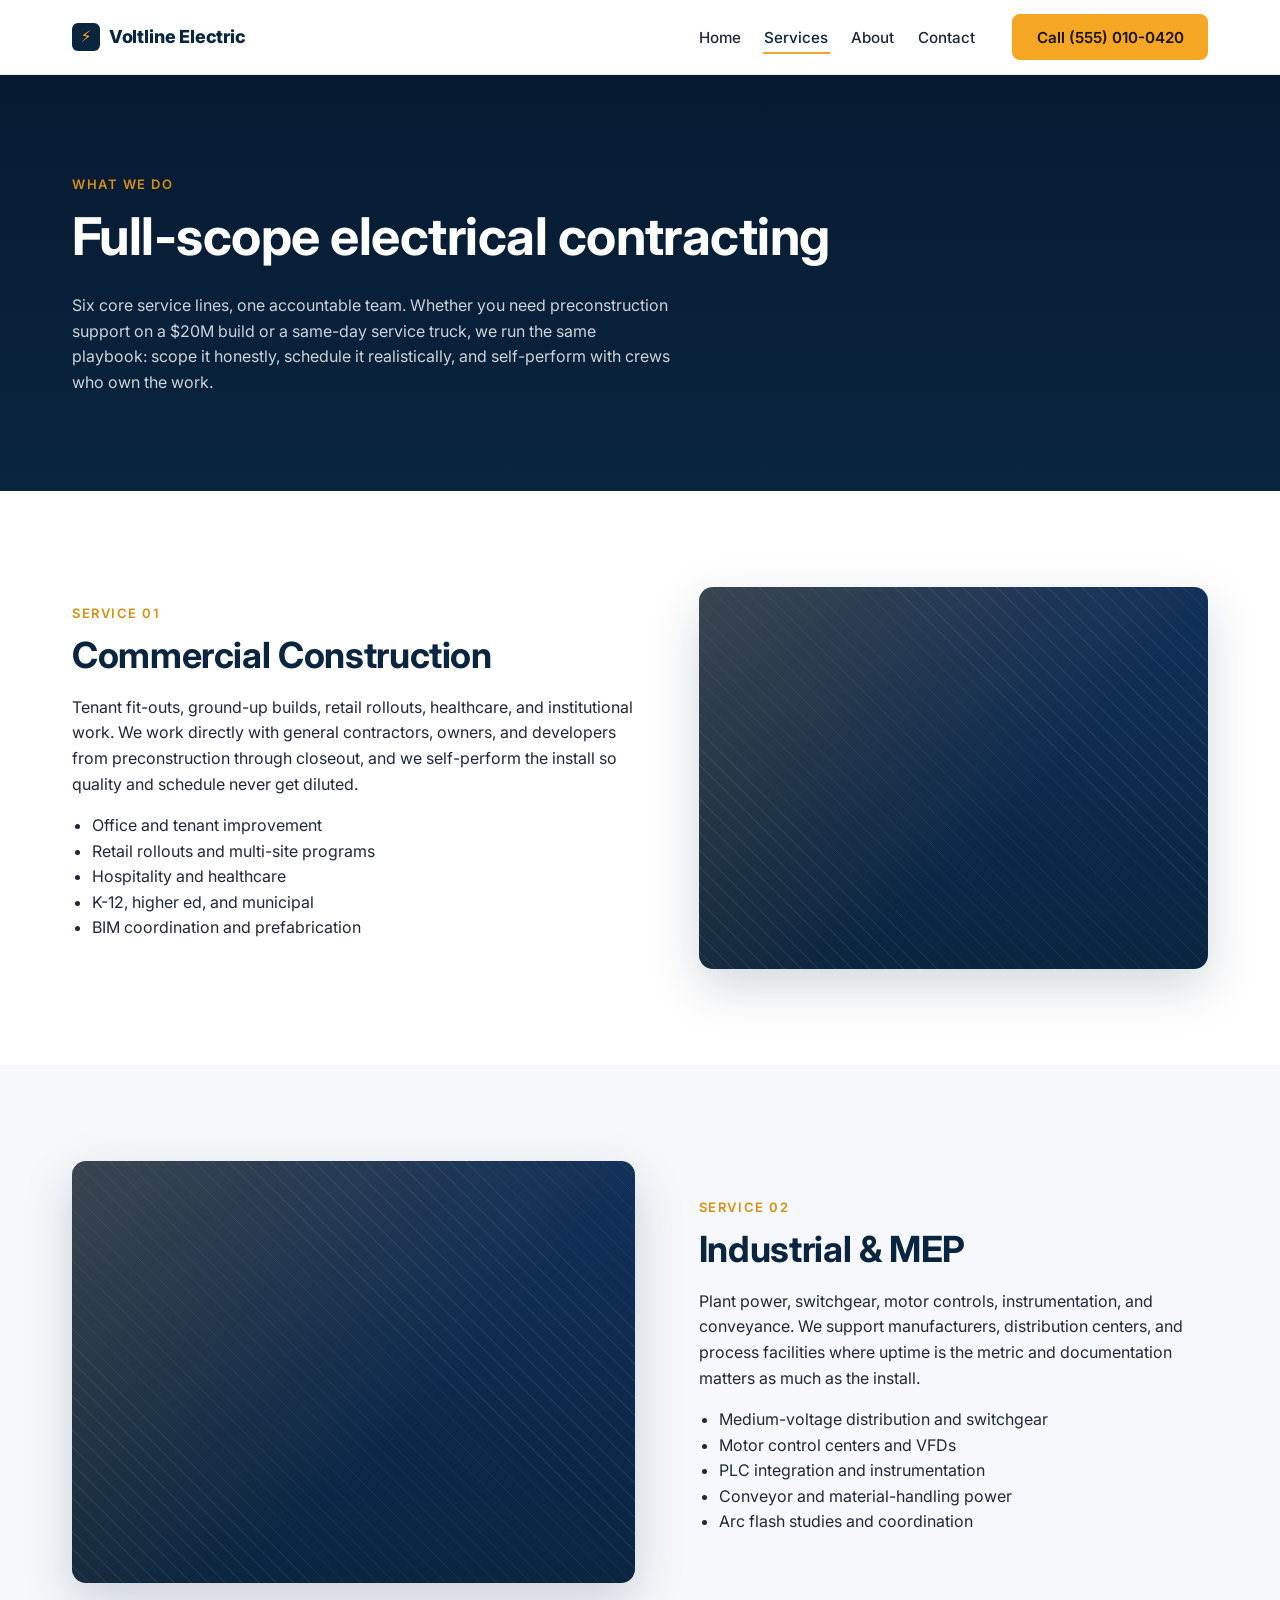
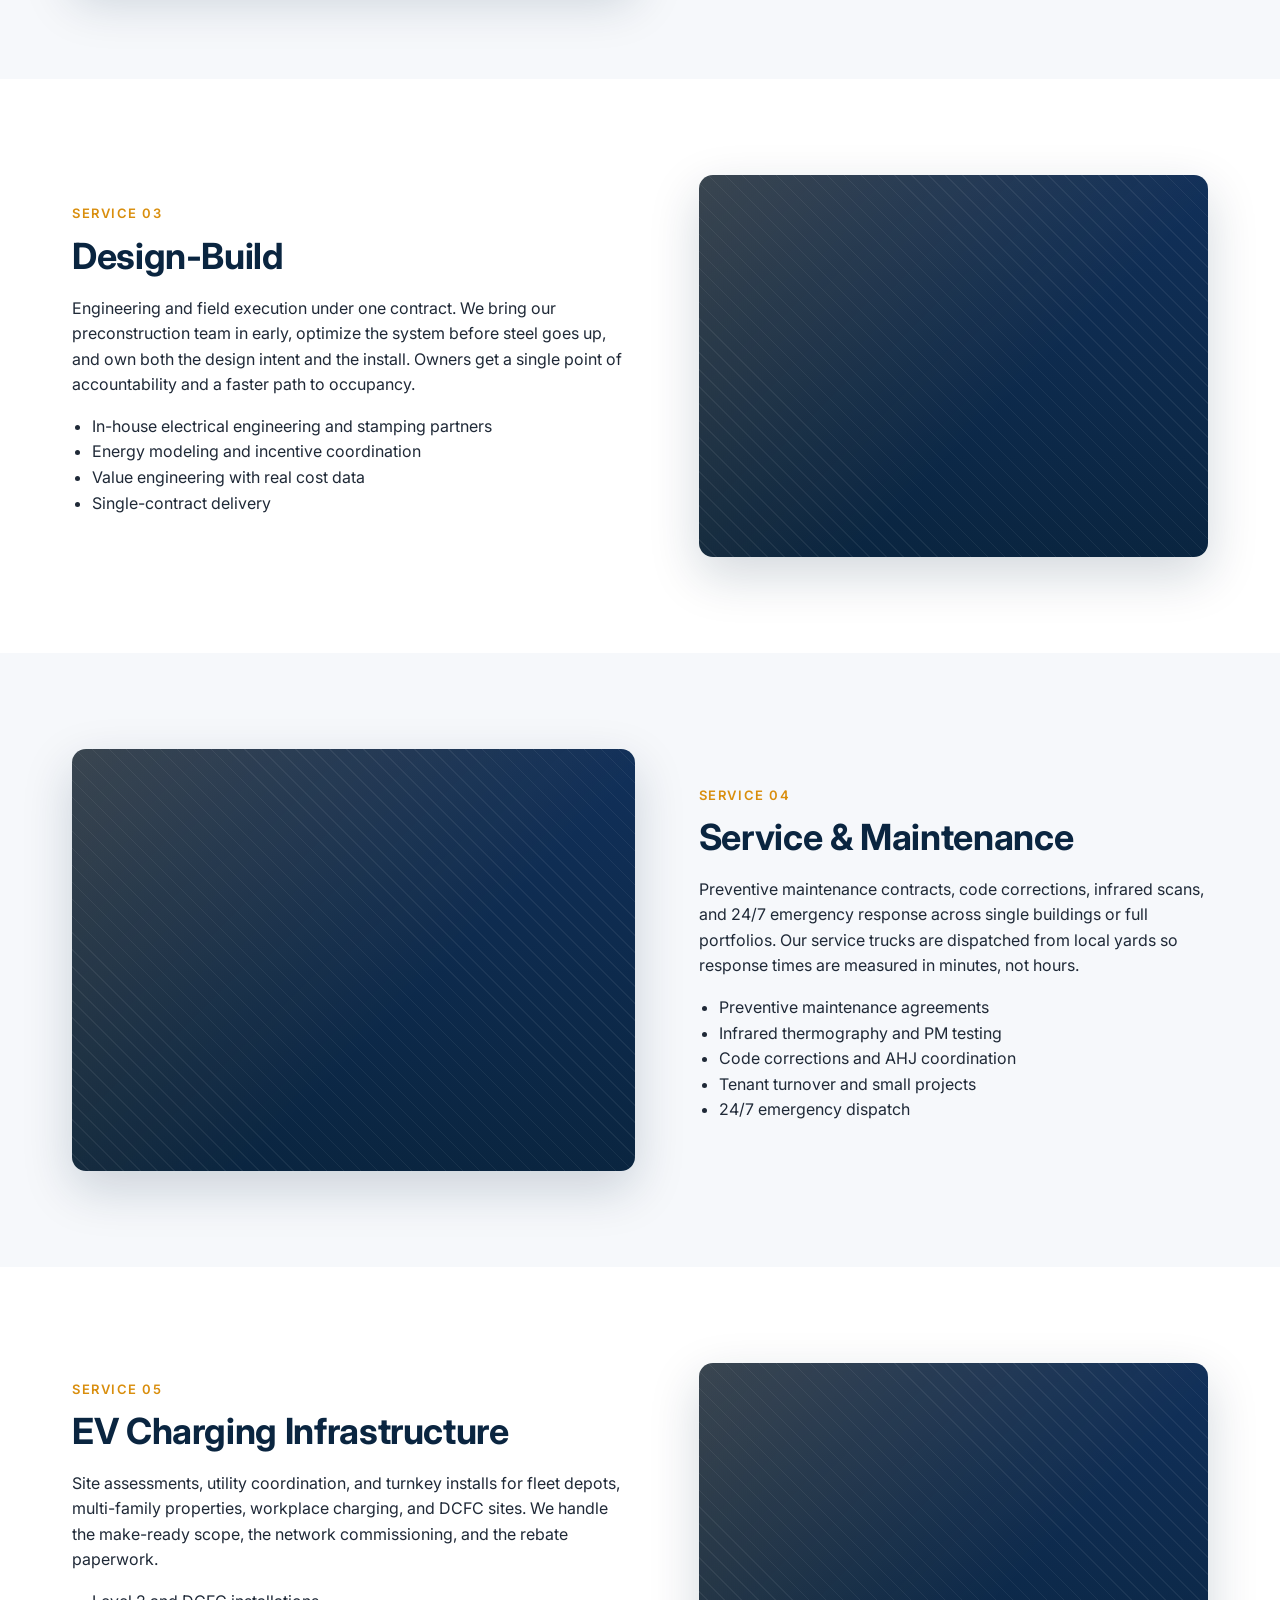
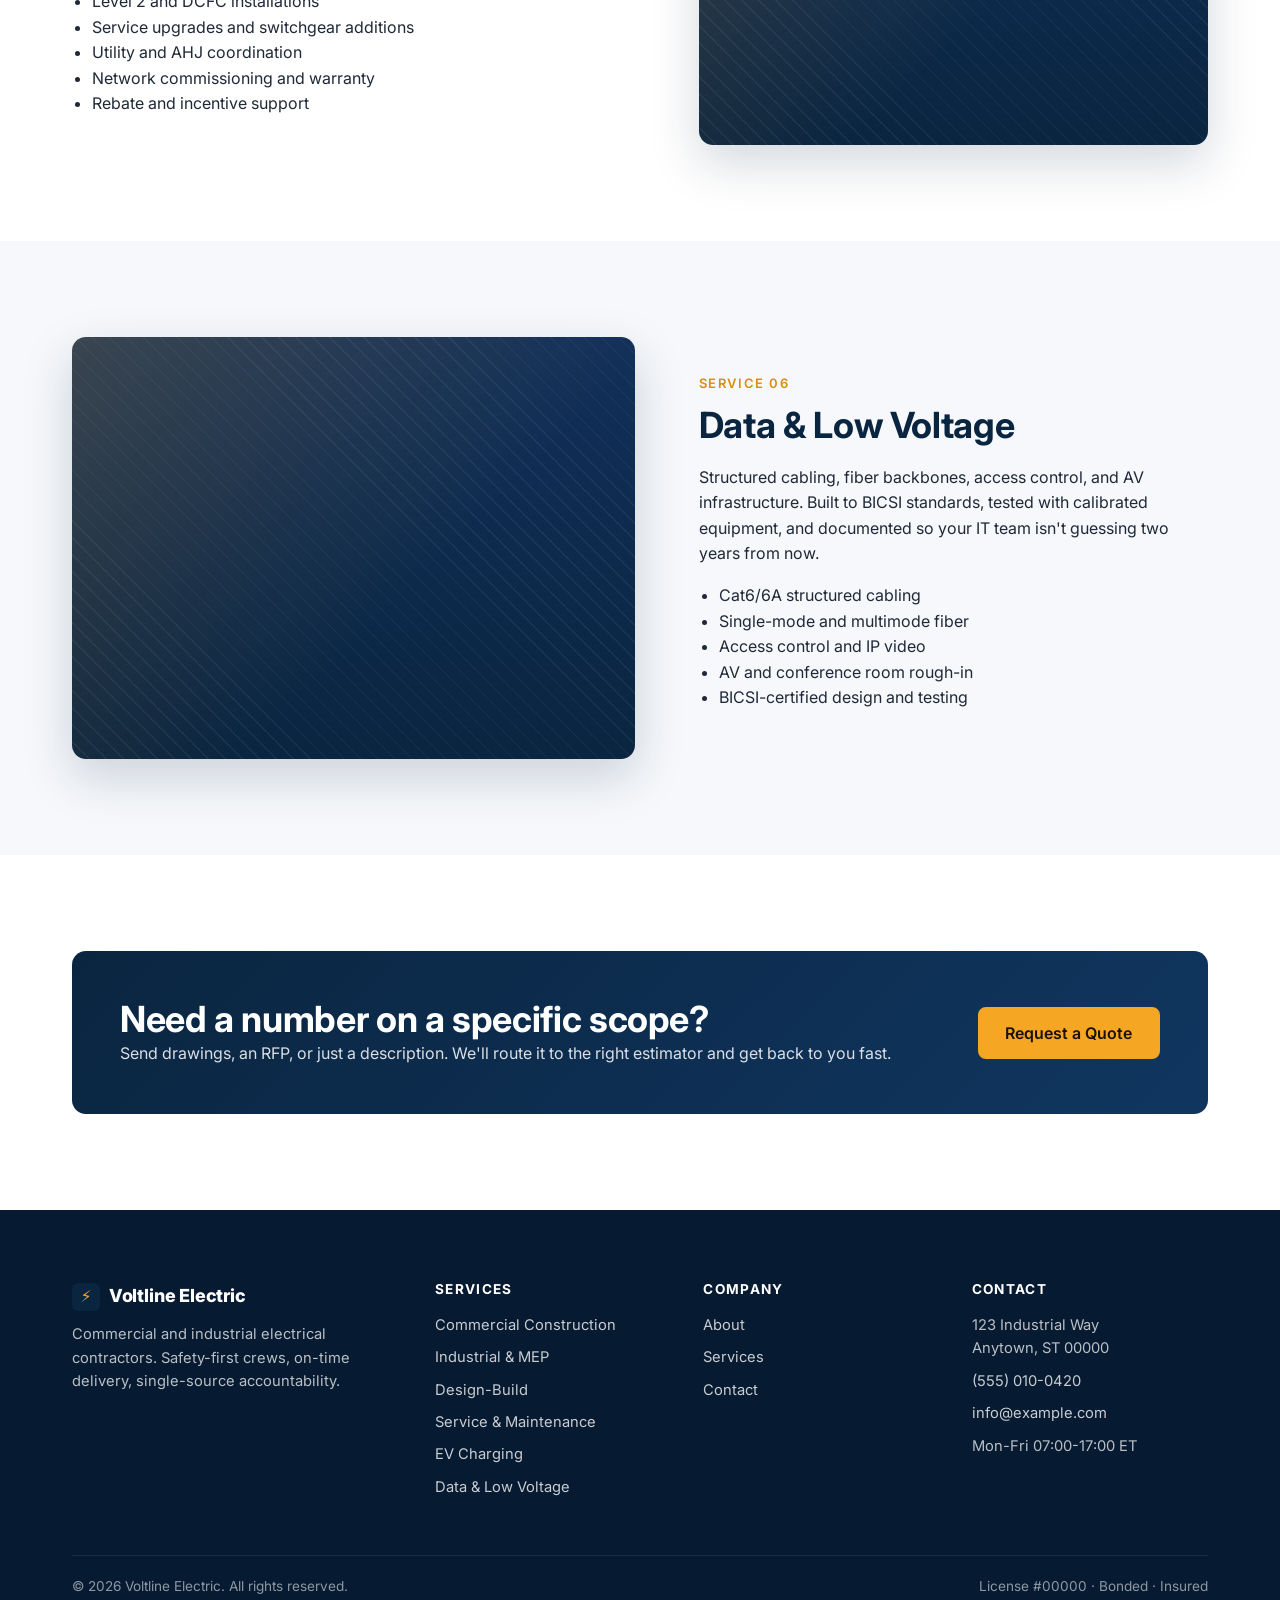
<file: services.html>
<!doctype html>
<html lang="en">
<head>
  <meta charset="utf-8">
  <meta name="viewport" content="width=device-width, initial-scale=1">
  <title>Services -- Voltline Electric</title>
  <meta name="description" content="Commercial construction, industrial and MEP, design-build, 24/7 service, EV charging, and low-voltage from Voltline Electric.">
  <link rel="canonical" href="https://www.example.com/services.html">
  <meta name="theme-color" content="#0a2540">

  <meta property="og:type" content="website">
  <meta property="og:title" content="Services -- Voltline Electric">
  <meta property="og:description" content="Full-scope electrical contracting: commercial, industrial, design-build, service, EV, low-voltage.">
  <meta property="og:url" content="https://www.example.com/services.html">

  <link rel="preconnect" href="https://fonts.googleapis.com">
  <link rel="preconnect" href="https://fonts.gstatic.com" crossorigin>
  <link rel="stylesheet" href="https://fonts.googleapis.com/css2?family=Inter:wght@400;500;600;700;800&display=swap">
  <link rel="stylesheet" href="assets/css/styles.css">
  <link rel="icon" href="data:image/svg+xml,%3Csvg xmlns='http://www.w3.org/2000/svg' viewBox='0 0 32 32'%3E%3Crect width='32' height='32' rx='6' fill='%230a2540'/%3E%3Cpath d='M14 4 L8 18 H14 L12 28 L24 12 H17 L20 4 Z' fill='%23f5a623'/%3E%3C/svg%3E">
</head>
<body>
  <a class="skip-link" href="#main">Skip to content</a>

  <header class="site-header">
    <div class="container">
      <nav class="nav" aria-label="Primary">
        <a href="index.html" class="nav__brand">
          <span class="nav__bolt" aria-hidden="true">&#9889;</span>
          Voltline Electric
        </a>
        <button class="nav__toggle" type="button" aria-expanded="false" aria-controls="primary-menu">
          Menu <span aria-hidden="true"></span>
        </button>
        <ul class="nav__list" id="primary-menu">
          <li><a href="index.html">Home</a></li>
          <li><a href="services.html" aria-current="page">Services</a></li>
          <li><a href="about.html">About</a></li>
          <li><a href="contact.html">Contact</a></li>
        </ul>
        <a class="btn btn--primary nav__cta" href="tel:+15550100420">Call (555) 010-0420</a>
      </nav>
    </div>
  </header>

  <main id="main">
    <section class="page-hero">
      <div class="container">
        <span class="eyebrow">What we do</span>
        <h1>Full-scope electrical contracting</h1>
        <p>Six core service lines, one accountable team. Whether you need preconstruction support on a $20M build or a same-day service truck, we run the same playbook: scope it honestly, schedule it realistically, and self-perform with crews who own the work.</p>
      </div>
    </section>

    <!-- Commercial -->
    <section class="section" id="commercial">
      <div class="container grid grid--split">
        <div>
          <span class="eyebrow">Service 01</span>
          <h2>Commercial Construction</h2>
          <p>Tenant fit-outs, ground-up builds, retail rollouts, healthcare, and institutional work. We work directly with general contractors, owners, and developers from preconstruction through closeout, and we self-perform the install so quality and schedule never get diluted.</p>
          <ul>
            <li>Office and tenant improvement</li>
            <li>Retail rollouts and multi-site programs</li>
            <li>Hospitality and healthcare</li>
            <li>K-12, higher ed, and municipal</li>
            <li>BIM coordination and prefabrication</li>
          </ul>
        </div>
        <div class="media" role="img" aria-label="Commercial construction site interior with conduit installed"></div>
      </div>
    </section>

    <!-- Industrial -->
    <section class="section section--alt" id="industrial">
      <div class="container grid grid--split">
        <div class="media" role="img" aria-label="Industrial switchgear lineup"></div>
        <div>
          <span class="eyebrow">Service 02</span>
          <h2>Industrial &amp; MEP</h2>
          <p>Plant power, switchgear, motor controls, instrumentation, and conveyance. We support manufacturers, distribution centers, and process facilities where uptime is the metric and documentation matters as much as the install.</p>
          <ul>
            <li>Medium-voltage distribution and switchgear</li>
            <li>Motor control centers and VFDs</li>
            <li>PLC integration and instrumentation</li>
            <li>Conveyor and material-handling power</li>
            <li>Arc flash studies and coordination</li>
          </ul>
        </div>
      </div>
    </section>

    <!-- Design-Build -->
    <section class="section" id="design-build">
      <div class="container grid grid--split">
        <div>
          <span class="eyebrow">Service 03</span>
          <h2>Design-Build</h2>
          <p>Engineering and field execution under one contract. We bring our preconstruction team in early, optimize the system before steel goes up, and own both the design intent and the install. Owners get a single point of accountability and a faster path to occupancy.</p>
          <ul>
            <li>In-house electrical engineering and stamping partners</li>
            <li>Energy modeling and incentive coordination</li>
            <li>Value engineering with real cost data</li>
            <li>Single-contract delivery</li>
          </ul>
        </div>
        <div class="media" role="img" aria-label="Engineer reviewing electrical drawings"></div>
      </div>
    </section>

    <!-- Service -->
    <section class="section section--alt" id="service">
      <div class="container grid grid--split">
        <div class="media" role="img" aria-label="Service technician on a panel"></div>
        <div>
          <span class="eyebrow">Service 04</span>
          <h2>Service &amp; Maintenance</h2>
          <p>Preventive maintenance contracts, code corrections, infrared scans, and 24/7 emergency response across single buildings or full portfolios. Our service trucks are dispatched from local yards so response times are measured in minutes, not hours.</p>
          <ul>
            <li>Preventive maintenance agreements</li>
            <li>Infrared thermography and PM testing</li>
            <li>Code corrections and AHJ coordination</li>
            <li>Tenant turnover and small projects</li>
            <li>24/7 emergency dispatch</li>
          </ul>
        </div>
      </div>
    </section>

    <!-- EV -->
    <section class="section" id="ev">
      <div class="container grid grid--split">
        <div>
          <span class="eyebrow">Service 05</span>
          <h2>EV Charging Infrastructure</h2>
          <p>Site assessments, utility coordination, and turnkey installs for fleet depots, multi-family properties, workplace charging, and DCFC sites. We handle the make-ready scope, the network commissioning, and the rebate paperwork.</p>
          <ul>
            <li>Level 2 and DCFC installations</li>
            <li>Service upgrades and switchgear additions</li>
            <li>Utility and AHJ coordination</li>
            <li>Network commissioning and warranty</li>
            <li>Rebate and incentive support</li>
          </ul>
        </div>
        <div class="media" role="img" aria-label="EV charger pedestal installation"></div>
      </div>
    </section>

    <!-- Low Voltage -->
    <section class="section section--alt" id="low-voltage">
      <div class="container grid grid--split">
        <div class="media" role="img" aria-label="Structured cabling pathway"></div>
        <div>
          <span class="eyebrow">Service 06</span>
          <h2>Data &amp; Low Voltage</h2>
          <p>Structured cabling, fiber backbones, access control, and AV infrastructure. Built to BICSI standards, tested with calibrated equipment, and documented so your IT team isn't guessing two years from now.</p>
          <ul>
            <li>Cat6/6A structured cabling</li>
            <li>Single-mode and multimode fiber</li>
            <li>Access control and IP video</li>
            <li>AV and conference room rough-in</li>
            <li>BICSI-certified design and testing</li>
          </ul>
        </div>
      </div>
    </section>

    <!-- CTA -->
    <section class="section">
      <div class="container">
        <div class="cta-band">
          <div>
            <h2>Need a number on a specific scope?</h2>
            <p>Send drawings, an RFP, or just a description. We'll route it to the right estimator and get back to you fast.</p>
          </div>
          <a class="btn btn--primary btn--lg" href="contact.html">Request a Quote</a>
        </div>
      </div>
    </section>
  </main>

  <footer class="site-footer">
    <div class="container">
      <div class="footer-grid">
        <div class="footer-brand">
          <a href="index.html" class="nav__brand">
            <span class="nav__bolt" aria-hidden="true">&#9889;</span>
            Voltline Electric
          </a>
          <p>Commercial and industrial electrical contractors. Safety-first crews, on-time delivery, single-source accountability.</p>
        </div>
        <div>
          <h4>Services</h4>
          <ul class="footer-list">
            <li><a href="services.html#commercial">Commercial Construction</a></li>
            <li><a href="services.html#industrial">Industrial &amp; MEP</a></li>
            <li><a href="services.html#design-build">Design-Build</a></li>
            <li><a href="services.html#service">Service &amp; Maintenance</a></li>
            <li><a href="services.html#ev">EV Charging</a></li>
            <li><a href="services.html#low-voltage">Data &amp; Low Voltage</a></li>
          </ul>
        </div>
        <div>
          <h4>Company</h4>
          <ul class="footer-list">
            <li><a href="about.html">About</a></li>
            <li><a href="services.html">Services</a></li>
            <li><a href="contact.html">Contact</a></li>
          </ul>
        </div>
        <div>
          <h4>Contact</h4>
          <ul class="footer-list">
            <li>123 Industrial Way<br>Anytown, ST 00000</li>
            <li><a href="tel:+15550100420">(555) 010-0420</a></li>
            <li><a href="mailto:info@example.com">info@example.com</a></li>
            <li>Mon-Fri 07:00-17:00 ET</li>
          </ul>
        </div>
      </div>
      <div class="footer-bottom">
        <span>&copy; <span data-year>2026</span> Voltline Electric. All rights reserved.</span>
        <span>License #00000 &middot; Bonded &middot; Insured</span>
      </div>
    </div>
  </footer>

  <script src="assets/js/main.js" defer></script>
</body>
</html>
</file>
<file: assets/css/styles.css>
/* =========================================================
   Voltline Electric -- generic electrical contractor template
   Single stylesheet, mobile-first, no framework.
   ========================================================= */

/* ---------- Tokens ---------- */
:root {
  --color-bg:           #ffffff;
  --color-bg-alt:       #f6f8fb;
  --color-bg-dark:      #0a2540;
  --color-bg-darker:    #061a31;
  --color-text:         #1f2937;
  --color-text-muted:   #5b6675;
  --color-text-inverse: #ffffff;
  --color-primary:      #0a2540;
  --color-primary-600:  #103660;
  --color-primary-700:  #082035;
  --color-accent:       #f5a623;
  --color-accent-600:   #d98e0d;
  --color-border:       #e5e7eb;
  --color-success:      #16a34a;

  --font-sans: "Inter", system-ui, -apple-system, "Segoe UI", Roboto, "Helvetica Neue", Arial, sans-serif;

  --shadow-sm: 0 1px 2px rgba(10,37,64,.06);
  --shadow-md: 0 8px 24px rgba(10,37,64,.10);
  --shadow-lg: 0 18px 50px rgba(10,37,64,.18);

  --radius-sm: 4px;
  --radius-md: 8px;
  --radius-lg: 14px;
  --radius-pill: 999px;

  --container: 1200px;
  --gutter: clamp(16px, 4vw, 32px);

  --ease: cubic-bezier(.2,.7,.2,1);
}

/* ---------- Reset ---------- */
*,*::before,*::after { box-sizing: border-box; }
html { scroll-behavior: smooth; -webkit-text-size-adjust: 100%; }
body {
  margin: 0;
  font-family: var(--font-sans);
  font-size: 16px;
  line-height: 1.6;
  color: var(--color-text);
  background: var(--color-bg);
  -webkit-font-smoothing: antialiased;
  text-rendering: optimizeLegibility;
}
img,svg,video { max-width: 100%; height: auto; display: block; }
a { color: var(--color-primary-600); text-decoration: none; }
a:hover { text-decoration: underline; }
h1,h2,h3,h4 {
  font-family: var(--font-sans);
  font-weight: 700;
  line-height: 1.15;
  color: var(--color-primary);
  letter-spacing: -0.01em;
  margin: 0 0 .5em;
}
h1 { font-size: clamp(2rem, 5vw, 3.25rem); }
h2 { font-size: clamp(1.625rem, 3.5vw, 2.25rem); }
h3 { font-size: clamp(1.125rem, 2vw, 1.375rem); }
p  { margin: 0 0 1em; }
ul { padding-left: 1.25em; margin: 0 0 1em; }

/* ---------- Layout ---------- */
.container {
  width: 100%;
  max-width: var(--container);
  margin: 0 auto;
  padding-inline: var(--gutter);
}
.section {
  padding-block: clamp(48px, 8vw, 96px);
}
.section--alt   { background: var(--color-bg-alt); }
.section--dark  { background: var(--color-bg-dark); color: var(--color-text-inverse); }
.section--dark h1,.section--dark h2,.section--dark h3 { color: #fff; }
.section--dark a { color: var(--color-accent); }

.eyebrow {
  display: inline-block;
  font-size: .8125rem;
  font-weight: 600;
  letter-spacing: .12em;
  text-transform: uppercase;
  color: var(--color-accent-600);
  margin-bottom: .75rem;
}
.section--dark .eyebrow { color: var(--color-accent); }

.section-head { max-width: 720px; margin-bottom: clamp(28px, 4vw, 48px); }
.section-head--center { margin-inline: auto; text-align: center; }

/* ---------- Buttons ---------- */
.btn {
  display: inline-flex;
  align-items: center;
  justify-content: center;
  gap: .5rem;
  padding: .85rem 1.4rem;
  font-weight: 600;
  font-size: .95rem;
  line-height: 1;
  border-radius: var(--radius-md);
  border: 2px solid transparent;
  cursor: pointer;
  transition: transform .15s var(--ease), background .15s var(--ease), color .15s var(--ease), border-color .15s var(--ease);
  text-decoration: none !important;
  white-space: nowrap;
}
.btn:hover { transform: translateY(-1px); }
.btn--primary { background: var(--color-accent); color: #1a1208; border-color: var(--color-accent); }
.btn--primary:hover { background: var(--color-accent-600); border-color: var(--color-accent-600); }
.btn--ghost   { background: transparent; color: #fff; border-color: rgba(255,255,255,.45); }
.btn--ghost:hover { background: rgba(255,255,255,.1); border-color: #fff; }
.btn--outline { background: transparent; color: var(--color-primary); border-color: var(--color-primary); }
.btn--outline:hover { background: var(--color-primary); color: #fff; }
.btn--lg { padding: 1rem 1.6rem; font-size: 1rem; }

/* ---------- Header / Nav ---------- */
.site-header {
  position: sticky;
  top: 0;
  z-index: 50;
  background: rgba(255,255,255,.96);
  backdrop-filter: saturate(180%) blur(8px);
  border-bottom: 1px solid var(--color-border);
}
.nav {
  display: flex;
  align-items: center;
  gap: 1.25rem;
  padding-block: 14px;
}
.nav__brand {
  display: inline-flex;
  align-items: center;
  gap: .55rem;
  font-weight: 800;
  font-size: 1.125rem;
  color: var(--color-primary);
  letter-spacing: -.01em;
  text-decoration: none !important;
}
.nav__bolt {
  width: 28px; height: 28px;
  display: grid; place-items: center;
  background: var(--color-primary);
  color: var(--color-accent);
  border-radius: 6px;
  font-size: 1rem;
}
.nav__list {
  list-style: none;
  display: none;
  gap: 1.25rem;
  margin: 0; padding: 0;
  margin-left: auto;
}
.nav__list a {
  color: var(--color-text);
  font-weight: 500;
  font-size: .95rem;
  padding: .35rem .1rem;
  border-bottom: 2px solid transparent;
  text-decoration: none;
}
.nav__list a:hover,
.nav__list a[aria-current="page"] {
  color: var(--color-primary);
  border-bottom-color: var(--color-accent);
}
.nav__cta { display: none; margin-left: 1rem; }
.nav__toggle {
  margin-left: auto;
  background: transparent;
  border: 1px solid var(--color-border);
  border-radius: var(--radius-md);
  padding: .5rem .65rem;
  cursor: pointer;
  display: inline-flex;
  align-items: center;
  gap: .4rem;
  font-weight: 600;
  font-size: .9rem;
  color: var(--color-primary);
}
.nav__toggle span { width: 20px; height: 2px; background: currentColor; position: relative; display: inline-block; }
.nav__toggle span::before,
.nav__toggle span::after {
  content: ""; position: absolute; left: 0; width: 100%; height: 2px; background: currentColor;
}
.nav__toggle span::before { top: -6px; }
.nav__toggle span::after  { top:  6px; }

.nav--open .nav__list {
  display: flex;
  flex-direction: column;
  position: absolute;
  top: 100%;
  left: 0; right: 0;
  background: #fff;
  border-bottom: 1px solid var(--color-border);
  padding: 1rem var(--gutter) 1.25rem;
  gap: .25rem;
  box-shadow: var(--shadow-md);
}
.nav--open .nav__list a { padding-block: .65rem; border-bottom: 1px solid var(--color-border); }
.nav--open .nav__cta { display: inline-flex; margin: .5rem 0 0; }

@media (min-width: 900px) {
  .nav__toggle { display: none; }
  .nav__list { display: flex; }
  .nav__cta { display: inline-flex; }
}

/* ---------- Hero ---------- */
.hero {
  position: relative;
  background:
    radial-gradient(1200px 500px at 80% -10%, rgba(245,166,35,.18), transparent 60%),
    linear-gradient(180deg, var(--color-bg-darker), var(--color-bg-dark));
  color: #fff;
  overflow: hidden;
}
.hero::after {
  content: "";
  position: absolute; inset: 0;
  background-image:
    linear-gradient(rgba(255,255,255,.04) 1px, transparent 1px),
    linear-gradient(90deg, rgba(255,255,255,.04) 1px, transparent 1px);
  background-size: 40px 40px;
  pointer-events: none;
  opacity: .6;
  mask-image: linear-gradient(180deg, black, transparent 85%);
}
.hero__inner {
  position: relative;
  display: grid;
  gap: clamp(24px, 4vw, 48px);
  padding-block: clamp(64px, 10vw, 128px);
}
.hero h1 { color: #fff; max-width: 18ch; }
.hero p { color: rgba(255,255,255,.85); font-size: clamp(1rem, 1.6vw, 1.15rem); max-width: 56ch; }
.hero__cta { display: flex; flex-wrap: wrap; gap: .75rem; margin-top: 1rem; }
.hero__meta { display: flex; flex-wrap: wrap; gap: 1.5rem 2.5rem; margin-top: 2rem; }
.hero__meta div strong { display:block; font-size: 1.5rem; color: #fff; }
.hero__meta div span  { color: rgba(255,255,255,.7); font-size: .875rem; }

/* page-hero (sub-page header) */
.page-hero {
  background: linear-gradient(180deg, var(--color-bg-darker), var(--color-bg-dark));
  color: #fff;
  padding-block: clamp(56px, 8vw, 96px);
  position: relative;
}
.page-hero h1 { color: #fff; }
.page-hero p  { color: rgba(255,255,255,.8); max-width: 60ch; margin: 0; }

/* ---------- Cards / Grids ---------- */
.grid {
  display: grid;
  gap: clamp(16px, 2.5vw, 28px);
}
.grid--3 { grid-template-columns: 1fr; }
.grid--4 { grid-template-columns: 1fr; }
.grid--split { grid-template-columns: 1fr; align-items: center; }
@media (min-width: 720px) {
  .grid--3 { grid-template-columns: repeat(2, 1fr); }
  .grid--4 { grid-template-columns: repeat(2, 1fr); }
}
@media (min-width: 980px) {
  .grid--3 { grid-template-columns: repeat(3, 1fr); }
  .grid--4 { grid-template-columns: repeat(4, 1fr); }
  .grid--split { grid-template-columns: 1.05fr .95fr; gap: clamp(32px, 5vw, 64px); }
}

.card {
  background: #fff;
  border: 1px solid var(--color-border);
  border-radius: var(--radius-lg);
  padding: clamp(20px, 3vw, 28px);
  transition: transform .2s var(--ease), box-shadow .2s var(--ease), border-color .2s var(--ease);
}
.card:hover { transform: translateY(-3px); box-shadow: var(--shadow-md); border-color: #d6dde8; }
.card__icon {
  width: 44px; height: 44px;
  border-radius: var(--radius-md);
  background: rgba(10,37,64,.06);
  color: var(--color-primary);
  display: grid; place-items: center;
  margin-bottom: 1rem;
  font-weight: 700;
}
.card h3 { margin-bottom: .35rem; }
.card p  { color: var(--color-text-muted); margin: 0; }
.card__more { display: inline-flex; align-items: center; gap: .35rem; margin-top: 1rem; font-weight: 600; }

.feature {
  display: grid;
  gap: clamp(20px, 3vw, 32px);
  grid-template-columns: 1fr;
}
@media (min-width: 900px) { .feature { grid-template-columns: repeat(3, 1fr); } }
.feature__item { display: flex; gap: 1rem; align-items: flex-start; }
.feature__num {
  flex: 0 0 auto;
  width: 36px; height: 36px;
  border-radius: var(--radius-md);
  background: var(--color-accent);
  color: #1a1208;
  display: grid; place-items: center;
  font-weight: 700;
}

/* ---------- Stats ---------- */
.stats {
  display: grid;
  gap: 1rem;
  grid-template-columns: repeat(2, 1fr);
}
@media (min-width: 720px) { .stats { grid-template-columns: repeat(4, 1fr); } }
.stat strong { display: block; font-size: clamp(1.75rem, 4vw, 2.5rem); color: var(--color-primary); line-height: 1; }
.stat span   { color: var(--color-text-muted); font-size: .9rem; }

/* ---------- Image placeholder block ---------- */
.media {
  border-radius: var(--radius-lg);
  background:
    linear-gradient(135deg, rgba(245,166,35,.18), transparent 60%),
    linear-gradient(180deg, #11305a, #0a2540);
  aspect-ratio: 4 / 3;
  position: relative;
  overflow: hidden;
  box-shadow: var(--shadow-lg);
}
.media::after {
  content: "";
  position: absolute; inset: 0;
  background-image:
    repeating-linear-gradient(45deg, rgba(255,255,255,.06) 0 1px, transparent 1px 12px);
}

/* ---------- CTA banner ---------- */
.cta-band {
  background:
    linear-gradient(135deg, var(--color-primary), var(--color-primary-600));
  color: #fff;
  border-radius: var(--radius-lg);
  padding: clamp(28px, 4vw, 48px);
  display: grid;
  gap: 1.25rem;
  align-items: center;
}
.cta-band h2 { color: #fff; margin: 0; }
.cta-band p  { color: rgba(255,255,255,.85); margin: 0; }
@media (min-width: 800px) {
  .cta-band { grid-template-columns: 1fr auto; }
}

/* ---------- Form ---------- */
.form { display: grid; gap: 1rem; }
.form .row { display: grid; gap: 1rem; }
@media (min-width: 640px) { .form .row { grid-template-columns: 1fr 1fr; } }
.form label { font-weight: 600; font-size: .9rem; }
.form input,
.form select,
.form textarea {
  width: 100%;
  font: inherit;
  padding: .75rem .9rem;
  border: 1px solid var(--color-border);
  border-radius: var(--radius-md);
  background: #fff;
  color: var(--color-text);
  transition: border-color .15s var(--ease), box-shadow .15s var(--ease);
}
.form input:focus,
.form select:focus,
.form textarea:focus {
  outline: none;
  border-color: var(--color-primary-600);
  box-shadow: 0 0 0 3px rgba(16,54,96,.18);
}
.form textarea { min-height: 140px; resize: vertical; }
.form__note { font-size: .85rem; color: var(--color-text-muted); }

/* ---------- Contact details list ---------- */
.contact-list { list-style: none; padding: 0; margin: 0; display: grid; gap: 1.25rem; }
.contact-list li { display: flex; gap: .9rem; align-items: flex-start; }
.contact-list strong { display: block; color: var(--color-primary); font-size: .85rem; text-transform: uppercase; letter-spacing: .08em; margin-bottom: .15rem; }
.contact-list a { color: var(--color-text); }

/* ---------- Footer ---------- */
.site-footer {
  background: var(--color-bg-darker);
  color: rgba(255,255,255,.72);
  padding-block: clamp(40px, 6vw, 72px) 0;
  margin-top: 0;
  font-size: .92rem;
}
.site-footer h4 {
  color: #fff;
  font-size: .85rem;
  text-transform: uppercase;
  letter-spacing: .1em;
  margin-bottom: 1rem;
}
.site-footer a { color: rgba(255,255,255,.78); }
.site-footer a:hover { color: #fff; }
.footer-grid {
  display: grid;
  gap: 2rem;
  grid-template-columns: 1fr;
}
@media (min-width: 720px) { .footer-grid { grid-template-columns: 1.4fr 1fr 1fr 1fr; } }
.footer-brand .nav__brand { color: #fff; margin-bottom: .75rem; }
.footer-list { list-style: none; padding: 0; margin: 0; display: grid; gap: .55rem; }
.footer-bottom {
  margin-top: clamp(32px, 5vw, 56px);
  padding-block: 1.25rem;
  border-top: 1px solid rgba(255,255,255,.08);
  display: flex;
  flex-wrap: wrap;
  gap: 1rem;
  justify-content: space-between;
  font-size: .85rem;
  color: rgba(255,255,255,.55);
}

/* ---------- Utilities ---------- */
.skip-link {
  position: absolute; left: -9999px; top: 0;
  background: var(--color-accent); color: #1a1208;
  padding: .6rem 1rem; border-radius: var(--radius-md); z-index: 100;
}
.skip-link:focus { left: 12px; top: 12px; }
.muted { color: var(--color-text-muted); }
.lead  { font-size: clamp(1.05rem, 1.6vw, 1.2rem); color: var(--color-text-muted); }
.center { text-align: center; }

/* respect reduced motion */
@media (prefers-reduced-motion: reduce) {
  * { animation: none !important; transition: none !important; scroll-behavior: auto !important; }
}
</file>
